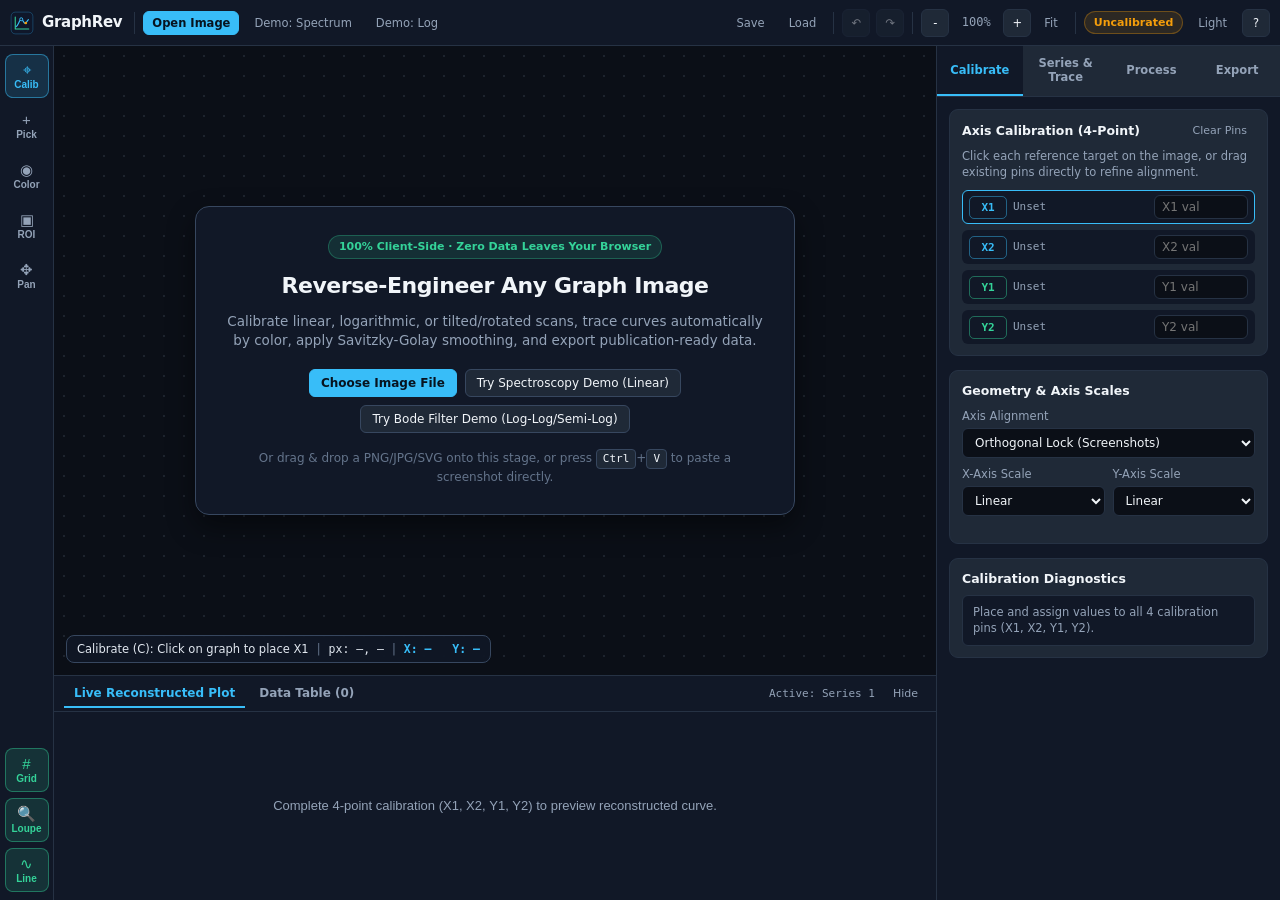
<file: graphreverse/index.html>
<!DOCTYPE html>
<html lang="en" data-theme="dark">
<head>
  <meta charset="UTF-8">
  <meta name="viewport" content="width=device-width, initial-scale=1.0">
  <title>GraphRev — Scientific Graph Reverse Engineering</title>
  <meta name="description" content="100% client-side scientific graph digitizer and reverse-engineering workbench. Calibrate linear, log10, or rotated axes, trace curves automatically, smooth noise, and export clean data.">
  <link rel="icon" type="image/svg+xml" href="./favicon.svg">
  <link rel="stylesheet" href="./css/styles.css">
</head>
<body>
  <div class="app-shell">
    <!-- Top Header Bar -->
    <header class="topbar">
      <div class="topbar-group">
        <div class="brand" title="GraphRev — Client-Side Scientific Graph Digitizer">
          <img src="./favicon.svg" alt="" class="brand-icon" width="24" height="24">
          <span class="brand-name">GraphRev</span>
          <span class="brand-tag">Local Workbench</span>
        </div>

        <div class="divider-v"></div>

        <button id="btnOpenImage" class="btn btn-primary btn-sm" title="Load graph image (PNG, JPG, WebP, SVG)">
          Open Image
        </button>
        <input id="fileImageInput" type="file" accept="image/*" hidden>

        <button id="btnDemoSpec" class="btn btn-ghost btn-sm" title="Load Argon Spectroscopy Linear Demo">
          Demo: Spectrum
        </button>
        <button id="btnDemoBode" class="btn btn-ghost btn-sm" title="Load Semi-Log Bode Filter Demo">
          Demo: Log
        </button>
      </div>

      <div class="topbar-group">
        <button id="btnSaveProject" class="btn btn-ghost btn-sm" title="Download full project (.json)">
          Save
        </button>
        <button id="btnLoadProject" class="btn btn-ghost btn-sm" title="Load saved project (.json)">
          Load
        </button>
        <input id="fileProjectInput" type="file" accept=".json,application/json" hidden>

        <div class="divider-v"></div>

        <button id="btnUndo" class="btn btn-icon btn-sm" title="Undo (Ctrl+Z)" disabled>&#8630;</button>
        <button id="btnRedo" class="btn btn-icon btn-sm" title="Redo (Ctrl+Y)" disabled>&#8631;</button>

        <div class="divider-v"></div>

        <div class="zoom-controls">
          <button id="btnZoomOut" class="btn btn-icon btn-sm" title="Zoom Out">-</button>
          <span id="zoomReadout" class="mono-readout zoom-readout">100%</span>
          <button id="btnZoomIn" class="btn btn-icon btn-sm" title="Zoom In">+</button>
          <button id="btnFitView" class="btn btn-ghost btn-sm" title="Fit image to stage (F)">Fit</button>
        </div>

        <div class="divider-v"></div>

        <span id="calibStatusPill" class="status-pill status-warn">Uncalibrated</span>
        <button id="btnThemeToggle" class="btn btn-ghost btn-sm" title="Switch Dark / Light theme">Light</button>
        <button id="btnHelp" class="btn btn-icon btn-sm" title="Keyboard shortcuts (?)">?</button>
      </div>
    </header>

    <!-- Main 3-Column Workbench -->
    <main class="workbench">
      <!-- Left Tool Rail -->
      <aside class="tool-rail" aria-label="Digitizing Tools">
        <button class="tool-btn active" data-tool="calibrate" id="toolCalibrate" title="Calibrate Axes (C)">
          <span class="tool-glyph">&#8982;</span>
          <span class="tool-label">Calib</span>
        </button>
        <button class="tool-btn" data-tool="pick" id="toolPick" title="Pick Data Points (P)">
          <span class="tool-glyph">+</span>
          <span class="tool-label">Pick</span>
        </button>
        <button class="tool-btn" data-tool="eyedropper" id="toolEyedropper" title="Eyedropper Curve Color (E)">
          <span class="tool-glyph">&#9673;</span>
          <span class="tool-label">Color</span>
        </button>
        <button class="tool-btn" data-tool="roi" id="toolRoi" title="Draw Trace ROI Box (R)">
          <span class="tool-glyph">&#9635;</span>
          <span class="tool-label">ROI</span>
        </button>
        <button class="tool-btn" data-tool="pan" id="toolPan" title="Pan Canvas (H or Hold Space)">
          <span class="tool-glyph">&#10021;</span>
          <span class="tool-label">Pan</span>
        </button>

        <div class="rail-spacer"></div>

        <button class="tool-btn toggle-btn active" id="btnToggleGrid" title="Toggle Calibrated Grid Overlay (G)">
          <span class="tool-glyph">#</span>
          <span class="tool-label">Grid</span>
        </button>
        <button class="tool-btn toggle-btn active" id="btnToggleLoupe" title="Toggle Precision Magnifier Loupe (L)">
          <span class="tool-glyph">&#128269;</span>
          <span class="tool-label">Loupe</span>
        </button>
        <button class="tool-btn toggle-btn active" id="btnToggleConnect" title="Toggle Connecting Lines">
          <span class="tool-glyph">&#8767;</span>
          <span class="tool-label">Line</span>
        </button>
      </aside>

      <!-- Center Canvas + Bottom Drawer -->
      <section class="center-column">
        <div id="canvasStage" class="canvas-stage">
          <canvas id="mainCanvas"></canvas>

          <!-- Empty Landing State -->
          <div id="emptyState" class="empty-state">
            <div class="empty-card">
              <div class="empty-badge">100% Client-Side &middot; Zero Data Leaves Your Browser</div>
              <h1>Reverse-Engineer Any Graph Image</h1>
              <p>
                Calibrate linear, logarithmic, or tilted/rotated scans, trace curves automatically by color,
                apply Savitzky-Golay smoothing, and export publication-ready data.
              </p>
              <div class="empty-actions">
                <button id="btnEmptyUpload" class="btn btn-primary">Choose Image File</button>
                <button id="btnEmptyDemoSpec" class="btn btn-secondary">Try Spectroscopy Demo (Linear)</button>
                <button id="btnEmptyDemoBode" class="btn btn-secondary">Try Bode Filter Demo (Log-Log/Semi-Log)</button>
              </div>
              <div class="empty-hint">
                Or drag &amp; drop a PNG/JPG/SVG onto this stage, or press <kbd>Ctrl</kbd>+<kbd>V</kbd> to paste a screenshot directly.
              </div>
            </div>
          </div>

          <!-- Drag & Drop Active Overlay -->
          <div id="dropOverlay" class="drop-overlay hidden">
            <div class="drop-overlay-box">Drop image to load into GraphRev</div>
          </div>

          <!-- Precision Magnifier Loupe -->
          <div id="loupeCard" class="loupe-card hidden" aria-hidden="true">
            <canvas id="loupeCanvas" width="168" height="168"></canvas>
            <span id="loupeZoomBadge" class="loupe-badge">6&times;</span>
            <div class="loupe-footer">
              <span id="loupeColorChip" class="color-chip"></span>
              <span id="loupePixelText" class="mono-readout">0, 0</span>
            </div>
          </div>

          <!-- Inline Calibration Popover -->
          <div id="calibPopover" class="calib-popover hidden" role="dialog" aria-label="Set calibration value">
            <div class="popover-header">
              <span id="calibPopoverTitle" class="popover-title">Set X1 Real Value</span>
              <span id="calibPopoverHint" class="popover-hint">Press Enter to advance</span>
            </div>
            <div class="popover-row">
              <input id="calibPopoverInput" type="text" class="input mono-readout" placeholder="e.g. 620 or 1e-4" autocomplete="off">
              <button id="calibPopoverConfirm" class="btn btn-primary btn-sm">Set</button>
              <button id="calibPopoverCancel" class="btn btn-ghost btn-sm">Esc</button>
            </div>
            <div id="calibPopoverError" class="popover-error hidden"></div>
          </div>

          <!-- Bottom-Left Live Telemetry HUD -->
          <div id="hudBar" class="hud-bar">
            <span id="hudToolHint" class="hud-item">Select Calib (C) and click X1 on the X-axis</span>
            <span class="hud-sep">|</span>
            <span id="hudPixel" class="hud-item mono-readout">px: &mdash;, &mdash;</span>
            <span class="hud-sep">|</span>
            <span id="hudReal" class="hud-item mono-readout hud-accent">X: &mdash; &nbsp; Y: &mdash;</span>
            <button id="btnAutoCalibDemo" class="btn btn-accent btn-xs hidden" title="Snap exact calibration pins for the loaded demo image">
              Auto-Calibrate Demo
            </button>
          </div>
        </div>

        <!-- Collapsible Bottom Drawer: Reconstructed Plot & Data Table -->
        <section id="bottomDrawer" class="bottom-drawer">
          <div class="drawer-header">
            <div class="drawer-tabs">
              <button id="drawerTabChart" class="drawer-tab active">Live Reconstructed Plot</button>
              <button id="drawerTabTable" class="drawer-tab">Data Table (<span id="tableCountBadge">0</span>)</button>
            </div>
            <div class="drawer-meta">
              <span id="drawerSeriesLabel" class="mono-readout">Active: Series 1</span>
              <button id="btnToggleDrawer" class="btn btn-ghost btn-xs" title="Collapse or expand drawer">Hide</button>
            </div>
          </div>
          <div class="drawer-body">
            <div id="drawerChartPane" class="drawer-pane">
              <canvas id="previewChartCanvas"></canvas>
            </div>
            <div id="drawerTablePane" class="drawer-pane hidden">
              <div class="table-scroll">
                <table class="data-table">
                  <thead>
                    <tr>
                      <th>#</th>
                      <th>Pixel (px, py)</th>
                      <th>X</th>
                      <th>Y (Raw)</th>
                      <th id="thYSmooth" class="hidden">Y (Smoothed)</th>
                      <th>Actions</th>
                    </tr>
                  </thead>
                  <tbody id="dataTableBody"></tbody>
                </table>
              </div>
            </div>
          </div>
        </section>
      </section>

      <!-- Right Tabbed Inspector -->
      <aside class="inspector" aria-label="Inspector">
        <div class="inspector-tabs">
          <button class="insp-tab active" data-tab="calibrate" id="tabBtnCalibrate">Calibrate</button>
          <button class="insp-tab" data-tab="trace" id="tabBtnTrace">Series &amp; Trace</button>
          <button class="insp-tab" data-tab="process" id="tabBtnProcess">Process</button>
          <button class="insp-tab" data-tab="export" id="tabBtnExport">Export</button>
        </div>

        <div class="inspector-body">
          <!-- TAB 1: CALIBRATE -->
          <div class="insp-pane active" id="paneCalibrate">
            <div class="panel-section">
              <div class="section-header">
                <h3>Axis Calibration (4-Point)</h3>
                <button id="btnClearPins" class="btn btn-ghost btn-xs">Clear Pins</button>
              </div>
              <p class="help-text">
                Click each reference target on the image, or drag existing pins directly to refine alignment.
              </p>

              <div class="pin-list" id="pinList">
                <!-- Populated & synced by app.js -->
                <div class="pin-row" data-pin="x1">
                  <button class="pin-select-btn pin-x" data-select-pin="x1">X1</button>
                  <span class="pin-coords mono-readout" id="pinCoords-x1">Unset</span>
                  <input type="text" class="input input-sm mono-readout pin-val-input" data-pin-input="x1" placeholder="X1 val">
                </div>
                <div class="pin-row" data-pin="x2">
                  <button class="pin-select-btn pin-x" data-select-pin="x2">X2</button>
                  <span class="pin-coords mono-readout" id="pinCoords-x2">Unset</span>
                  <input type="text" class="input input-sm mono-readout pin-val-input" data-pin-input="x2" placeholder="X2 val">
                </div>
                <div class="pin-row" data-pin="y1">
                  <button class="pin-select-btn pin-y" data-select-pin="y1">Y1</button>
                  <span class="pin-coords mono-readout" id="pinCoords-y1">Unset</span>
                  <input type="text" class="input input-sm mono-readout pin-val-input" data-pin-input="y1" placeholder="Y1 val">
                </div>
                <div class="pin-row" data-pin="y2">
                  <button class="pin-select-btn pin-y" data-select-pin="y2">Y2</button>
                  <span class="pin-coords mono-readout" id="pinCoords-y2">Unset</span>
                  <input type="text" class="input input-sm mono-readout pin-val-input" data-pin-input="y2" placeholder="Y2 val">
                </div>
              </div>

              <button id="btnAutoCalibDemoPanel" class="btn btn-secondary btn-block hidden" style="margin-top: 10px;">
                Auto-Calibrate Loaded Demo
              </button>
            </div>

            <div class="panel-section">
              <h3>Geometry &amp; Axis Scales</h3>
              <div class="form-row">
                <label for="calibModeSelect">Axis Alignment</label>
                <select id="calibModeSelect" class="input">
                  <option value="orthogonal">Orthogonal Lock (Screenshots)</option>
                  <option value="skewed">Skewed / Rotated (Scanned Photos)</option>
                </select>
              </div>
              <div class="form-grid-2">
                <div class="form-row">
                  <label for="xScaleSelect">X-Axis Scale</label>
                  <select id="xScaleSelect" class="input">
                    <option value="linear">Linear</option>
                    <option value="log10">Log10</option>
                  </select>
                </div>
                <div class="form-row">
                  <label for="yScaleSelect">Y-Axis Scale</label>
                  <select id="yScaleSelect" class="input">
                    <option value="linear">Linear</option>
                    <option value="log10">Log10</option>
                  </select>
                </div>
              </div>
            </div>

            <div class="panel-section">
              <h3>Calibration Diagnostics</h3>
              <div id="calibDiagnostics" class="diag-box">
                Place all 4 pins to compute basis vectors and virtual origin.
              </div>
            </div>
          </div>

          <!-- TAB 2: SERIES & AUTO-TRACE -->
          <div class="insp-pane" id="paneTrace">
            <div class="panel-section">
              <div class="section-header">
                <h3>Data Series</h3>
                <button id="btnAddSeries" class="btn btn-primary btn-xs">+ Add Series</button>
              </div>
              <div id="seriesList" class="series-list"></div>
            </div>

            <div class="panel-section">
              <h3>Manual Picking Assist</h3>
              <label class="checkbox-row">
                <input type="checkbox" id="chkSnapToColor">
                <span>Snap manual clicks to nearest curve color</span>
              </label>
              <div class="form-row compact-row">
                <label for="snapRadiusSlider">Snap Radius: <strong id="snapRadiusVal" class="mono-readout">10 px</strong></label>
                <input type="range" id="snapRadiusSlider" min="3" max="24" step="1" value="10">
              </div>
            </div>

            <div class="panel-section">
              <div class="section-header">
                <h3>Color Auto-Tracer</h3>
                <button id="btnPickColorTool" class="btn btn-ghost btn-xs" title="Sample color from graph (E)">Eyedropper (E)</button>
              </div>

              <div class="color-picker-row">
                <input type="color" id="tracerColorInput" value="#1d4ed8" title="Target curve color">
                <span id="tracerColorHex" class="mono-readout">#1d4ed8</span>
                <span class="help-inline">Click curve with Eyedropper</span>
              </div>

              <div class="form-row">
                <label for="tracerTolerance">Color Tolerance: <strong id="tracerToleranceVal" class="mono-readout">42</strong></label>
                <input type="range" id="tracerTolerance" min="5" max="150" step="1" value="42">
              </div>

              <div class="form-row">
                <label for="tracerStep">X Sample Step: <strong id="tracerStepVal" class="mono-readout">6 px</strong></label>
                <input type="range" id="tracerStep" min="1" max="30" step="1" value="6">
              </div>

              <div class="form-row">
                <label for="tracerMode">Tracing Algorithm</label>
                <select id="tracerMode" class="input">
                  <option value="tracked">Tracked Continuity (Rejects Legend)</option>
                  <option value="centroid">Column Weighted Centroid</option>
                  <option value="top">Top Edge</option>
                  <option value="bottom">Bottom Edge</option>
                </select>
              </div>

              <div class="roi-row">
                <span id="roiStatusText" class="mono-readout">ROI: Full Image</span>
                <div class="roi-btns">
                  <button id="btnDrawRoi" class="btn btn-ghost btn-xs">Draw ROI (R)</button>
                  <button id="btnClearRoi" class="btn btn-ghost btn-xs">Clear</button>
                </div>
              </div>

              <div class="trace-actions">
                <button id="btnPreviewTrace" class="btn btn-secondary btn-sm">Preview Trace</button>
                <button id="btnClearTracePreview" class="btn btn-ghost btn-sm">Clear Preview</button>
              </div>
              <div class="trace-actions" style="margin-top: 6px;">
                <button id="btnApplyReplace" class="btn btn-primary btn-sm">Apply (Replace)</button>
                <button id="btnApplyAppend" class="btn btn-ghost btn-sm">Apply (Append)</button>
              </div>
            </div>
          </div>

          <!-- TAB 3: PROCESS & VIEW -->
          <div class="insp-pane" id="paneProcess">
            <div class="panel-section">
              <h3>Curve Post-Processing</h3>
              <label class="checkbox-row">
                <input type="checkbox" id="chkSortByX" checked>
                <span>Sort points by X ascending (uncheck for loops)</span>
              </label>

              <div class="form-row" style="margin-top: 10px;">
                <label for="smoothMethod">Noise Smoothing</label>
                <select id="smoothMethod" class="input">
                  <option value="none">None (Raw Data)</option>
                  <option value="moving_avg">Centered Moving Average</option>
                  <option value="savitzky_golay">Savitzky-Golay (Degree 2)</option>
                </select>
              </div>

              <div class="form-row" id="smoothWindowRow">
                <label for="smoothWindow">Window Size (Points)</label>
                <select id="smoothWindow" class="input">
                  <option value="5">5 points</option>
                  <option value="7" selected>7 points</option>
                  <option value="9">9 points</option>
                  <option value="11">11 points</option>
                  <option value="15">15 points</option>
                  <option value="21">21 points</option>
                </select>
              </div>
            </div>

            <div class="panel-section">
              <h3>Active Series Summary Stats</h3>
              <div id="statsGrid" class="stats-grid">
                <div class="stat-cell"><span>Points</span><strong id="statCount">0</strong></div>
                <div class="stat-cell"><span>Area (Trapz)</span><strong id="statArea">&mdash;</strong></div>
                <div class="stat-cell"><span>X Range</span><strong id="statXRange">&mdash;</strong></div>
                <div class="stat-cell"><span>Y Range</span><strong id="statYRange">&mdash;</strong></div>
                <div class="stat-cell"><span>Peak X</span><strong id="statPeakX">&mdash;</strong></div>
                <div class="stat-cell"><span>Peak Y</span><strong id="statPeakY">&mdash;</strong></div>
              </div>
            </div>

            <div class="panel-section">
              <div class="section-header">
                <h3>Image &amp; Loupe View</h3>
                <button id="btnResetView" class="btn btn-ghost btn-xs">Reset View</button>
              </div>

              <div class="form-row">
                <label for="viewBrightness">Brightness: <strong id="viewBrightnessVal" class="mono-readout">100%</strong></label>
                <input type="range" id="viewBrightness" min="50" max="180" value="100">
              </div>
              <div class="form-row">
                <label for="viewContrast">Contrast: <strong id="viewContrastVal" class="mono-readout">100%</strong></label>
                <input type="range" id="viewContrast" min="50" max="180" value="100">
              </div>
              <div class="form-row">
                <label for="viewOpacity">Image Opacity: <strong id="viewOpacityVal" class="mono-readout">100%</strong></label>
                <input type="range" id="viewOpacity" min="15" max="100" value="100">
              </div>
              <div class="form-row">
                <label for="loupeZoomSlider">Loupe Magnification: <strong id="loupeZoomVal" class="mono-readout">6&times;</strong></label>
                <input type="range" id="loupeZoomSlider" min="3" max="12" step="1" value="6">
              </div>
              <label class="checkbox-row">
                <input type="checkbox" id="chkInvertImage">
                <span>Invert image colors (overlays stay crisp)</span>
              </label>
            </div>
          </div>

          <!-- TAB 4: EXPORT -->
          <div class="insp-pane" id="paneExport">
            <div class="panel-section">
              <h3>Export Options</h3>
              <div class="form-grid-2">
                <div class="form-row">
                  <label for="exportScope">Series Scope</label>
                  <select id="exportScope" class="input">
                    <option value="active">Active Series</option>
                    <option value="all">All Visible Series</option>
                  </select>
                </div>
                <div class="form-row">
                  <label for="exportFormat">Format</label>
                  <select id="exportFormat" class="input">
                    <option value="tsv">TSV (.txt)</option>
                    <option value="csv">CSV (.csv)</option>
                    <option value="json">JSON (.json)</option>
                    <option value="python">Python / NumPy (.py)</option>
                    <option value="matlab">MATLAB (.m)</option>
                  </select>
                </div>
              </div>

              <div class="form-row">
                <label for="exportPrecision">Decimal Precision: <strong id="exportPrecisionVal" class="mono-readout">6</strong></label>
                <input type="range" id="exportPrecision" min="2" max="10" step="1" value="6">
              </div>

              <label class="checkbox-row">
                <input type="checkbox" id="chkExportHeader" checked>
                <span>Include column headers</span>
              </label>
              <label class="checkbox-row">
                <input type="checkbox" id="chkExportSmoothed" checked>
                <span>Include Y_smoothed column when smoothing is active</span>
              </label>
            </div>

            <div class="panel-section export-preview-section">
              <div class="section-header">
                <h3>Output Preview</h3>
                <span id="exportMetaCount" class="mono-readout">0 rows</span>
              </div>
              <textarea id="exportPreview" class="export-textarea mono-readout" readonly spellcheck="false"></textarea>
              <div class="export-actions">
                <button id="btnCopyExport" class="btn btn-secondary">Copy to Clipboard</button>
                <button id="btnDownloadExport" class="btn btn-primary">Download File</button>
              </div>
            </div>

            <div class="panel-section">
              <button id="btnResetSession" class="btn btn-danger-ghost btn-block btn-sm">
                Reset Entire Workspace
              </button>
            </div>
          </div>
        </div>
      </aside>
    </main>
  </div>

  <!-- Keyboard Shortcuts Modal -->
  <div id="helpModal" class="modal-backdrop hidden" role="dialog" aria-modal="true" aria-labelledby="helpModalTitle">
    <div class="modal-card">
      <div class="modal-header">
        <h2 id="helpModalTitle">Keyboard Shortcuts &amp; Workflow</h2>
        <button id="btnCloseHelp" class="btn btn-icon btn-sm">&times;</button>
      </div>
      <div class="modal-body">
        <div class="shortcut-grid">
          <div><kbd>C</kbd> Calibrate tool</div>
          <div><kbd>P</kbd> Pick points tool</div>
          <div><kbd>E</kbd> Eyedropper tool</div>
          <div><kbd>R</kbd> ROI rectangle tool</div>
          <div><kbd>H</kbd> / Hold <kbd>Space</kbd> Pan canvas</div>
          <div><kbd>F</kbd> Fit image to view</div>
          <div><kbd>G</kbd> Toggle calibrated grid</div>
          <div><kbd>L</kbd> Toggle magnifier loupe</div>
          <div><kbd>Scroll</kbd> Zoom toward cursor</div>
          <div><kbd>Right-Click</kbd> Delete nearest point</div>
          <div><kbd>Arrow Keys</kbd> Nudge selected pin/point (1 px)</div>
          <div><kbd>Shift</kbd>+<kbd>Arrow</kbd> Fine nudge (0.25 px)</div>
          <div><kbd>Del</kbd> / <kbd>Backspace</kbd> Remove selected</div>
          <div><kbd>Ctrl</kbd>+<kbd>Z</kbd> / <kbd>Ctrl</kbd>+<kbd>Y</kbd> Undo / Redo</div>
          <div><kbd>Ctrl</kbd>+<kbd>V</kbd> Paste screenshot image</div>
          <div><kbd>?</kbd> Show / close this reference</div>
        </div>
      </div>
    </div>
  </div>

  <!-- Toast Notifications -->
  <div id="toastContainer" class="toast-container" aria-live="polite"></div>

  <script defer src="./js/math.js"></script>
  <script defer src="./js/tracer.js"></script>
  <script defer src="./js/state.js"></script>
  <script defer src="./js/demo.js"></script>
  <script defer src="./js/export.js"></script>
  <script defer src="./js/canvas.js"></script>
  <script defer src="./js/chart.js"></script>
  <script defer src="./js/app.js"></script>
</body>
</html>
</file>
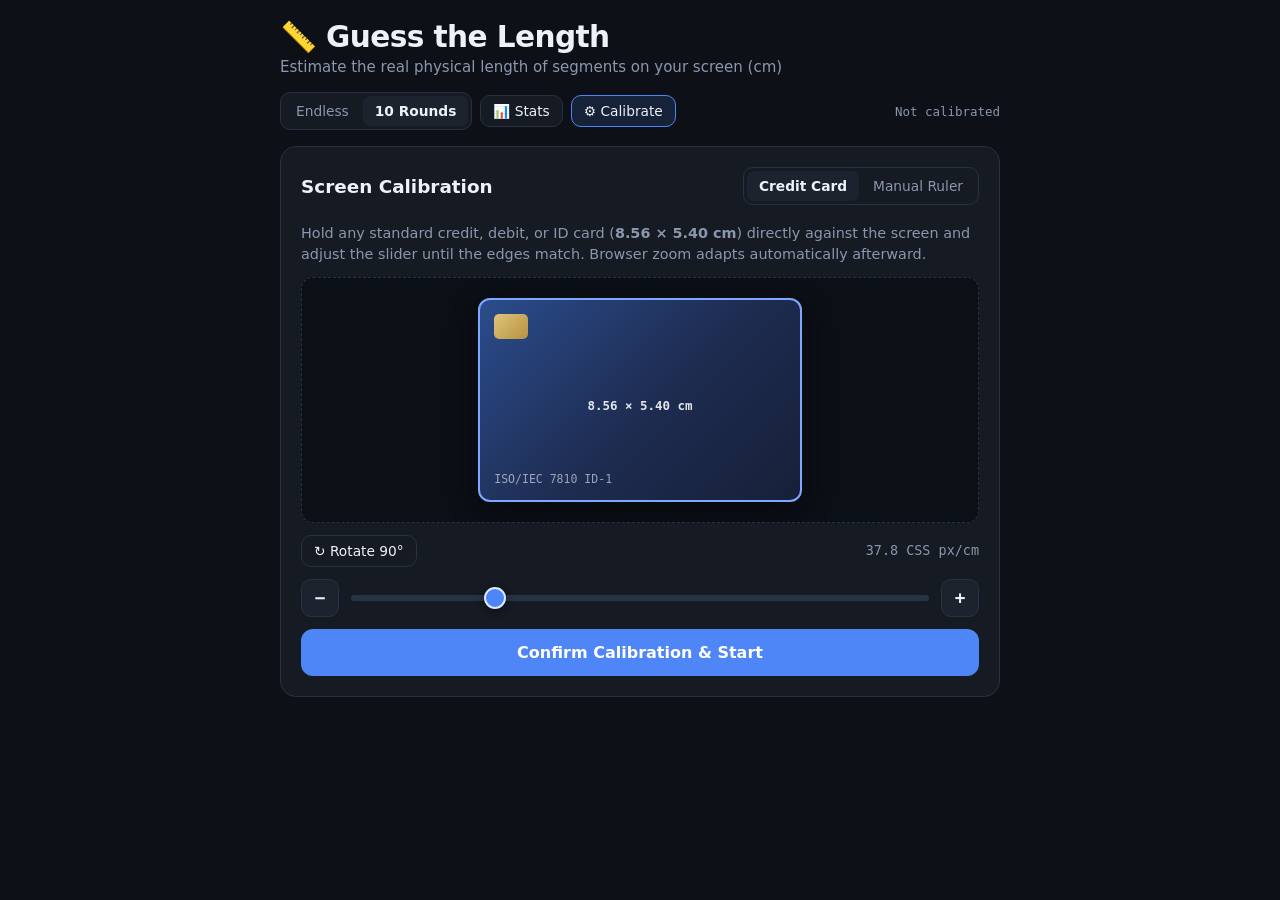
<file: guess_length/index.html>
<!DOCTYPE html>
<html lang="en">
<head>
  <meta charset="UTF-8" />
  <meta name="viewport" content="width=device-width, initial-scale=1.0" />
  <title>Guess the Length</title>
  <style>
    :root {
      --bg: #0d1117;
      --surface: #151a23;
      --surface-2: #1c222e;
      --border: #283142;
      --text: #eef2f8;
      --muted: #8b97ad;
      --accent: #4f86f7;
      --accent-hover: #6495ff;
      --green: #34d399;
      --amber: #fbbf24;
      --red: #f87171;
      --mono: ui-monospace, SFMono-Regular, Menlo, Monaco, Consolas, monospace;
      --sans: system-ui, -apple-system, BlinkMacSystemFont, "Segoe UI", Roboto, sans-serif;
    }

    * { box-sizing: border-box; }

    body {
      margin: 0;
      min-height: 100dvh;
      background: var(--bg);
      color: var(--text);
      font-family: var(--sans);
      display: flex;
      justify-content: center;
      padding: 20px 14px 36px;
      -webkit-font-smoothing: antialiased;
    }

    .app {
      width: 100%;
      max-width: 720px;
      display: flex;
      flex-direction: column;
      gap: 16px;
    }

    header h1 {
      margin: 0;
      font-size: clamp(1.45rem, 4vw, 1.85rem);
      display: flex;
      align-items: center;
      gap: 10px;
      letter-spacing: -0.02em;
    }

    header p {
      margin: 4px 0 0;
      color: var(--muted);
      font-size: 0.94rem;
    }

    .toolbar {
      display: flex;
      flex-wrap: wrap;
      align-items: center;
      gap: 8px;
    }

    .segmented {
      display: inline-flex;
      background: var(--surface);
      border: 1px solid var(--border);
      border-radius: 10px;
      padding: 3px;
      gap: 2px;
    }

    .segmented button,
    .pill-btn {
      background: transparent;
      color: var(--muted);
      border: none;
      border-radius: 7px;
      padding: 7px 12px;
      font: 500 0.86rem var(--sans);
      cursor: pointer;
      touch-action: manipulation;
      transition: background 0.15s, color 0.15s, border-color 0.15s;
    }

    .segmented button.active {
      background: var(--surface-2);
      color: var(--text);
      font-weight: 600;
    }

    .pill-btn {
      background: var(--surface);
      border: 1px solid var(--border);
      border-radius: 10px;
      color: var(--text);
    }

    .pill-btn:hover { border-color: #3d4b63; }
    .pill-btn.active {
      border-color: var(--accent);
      background: rgba(79, 134, 247, 0.14);
    }

    .pill-btn.danger {
      color: var(--red);
      border-color: rgba(248, 113, 113, 0.35);
    }
    .pill-btn.danger:hover {
      border-color: var(--red);
      background: rgba(248, 113, 113, 0.1);
    }

    .cal-status {
      margin-left: auto;
      font: 0.78rem var(--mono);
      color: var(--muted);
    }

    .card {
      background: var(--surface);
      border: 1px solid var(--border);
      border-radius: 16px;
      overflow: hidden;
    }

    .hidden { display: none !important; }

    /* Shared Panel */
    .panel {
      padding: 20px;
      display: flex;
      flex-direction: column;
      gap: 18px;
    }

    .panel-header {
      display: flex;
      flex-wrap: wrap;
      justify-content: space-between;
      align-items: center;
      gap: 12px;
    }

    .panel-header h2 {
      margin: 0;
      font-size: 1.15rem;
    }

    .desc {
      margin: 0;
      color: var(--muted);
      font-size: 0.9rem;
      line-height: 1.45;
    }

    /* Calibration View */
    .cal-stage {
      background: #0b0f16;
      border: 1px dashed var(--border);
      border-radius: 12px;
      min-height: 220px;
      padding: 20px 12px;
      display: flex;
      flex-direction: column;
      align-items: center;
      justify-content: center;
      gap: 14px;
      overflow-x: auto;
    }

    .credit-card {
      background: linear-gradient(135deg, #2b4c8c 0%, #1d2b4f 55%, #162038 100%);
      border: 2px solid #7ca8ff;
      border-radius: 12px;
      position: relative;
      box-shadow: 0 10px 28px rgba(0, 0, 0, 0.45);
      display: flex;
      flex-direction: column;
      justify-content: space-between;
      padding: 14px;
      flex-shrink: 0;
      user-select: none;
    }

    .card-chip {
      width: 34px;
      height: 25px;
      border-radius: 5px;
      background: linear-gradient(135deg, #f3d27a, #c79a3b);
      opacity: 0.9;
    }

    .card-dims {
      font: 600 0.78rem var(--mono);
      color: rgba(255, 255, 255, 0.88);
      text-align: center;
    }

    .card-note {
      font-size: 0.8rem;
      color: var(--amber);
      text-align: center;
      display: none;
    }

    .card-note.show { display: block; }

    .cal-controls {
      display: flex;
      flex-direction: column;
      gap: 12px;
    }

    .cal-subrow {
      display: flex;
      flex-wrap: wrap;
      align-items: center;
      justify-content: space-between;
      gap: 10px;
    }

    .slider-row {
      display: flex;
      align-items: center;
      gap: 10px;
    }

    .step-btn {
      width: 38px;
      height: 38px;
      border-radius: 10px;
      border: 1px solid var(--border);
      background: var(--surface-2);
      color: var(--text);
      font: 600 1.1rem var(--mono);
      cursor: pointer;
      flex-shrink: 0;
      touch-action: manipulation;
    }

    .step-btn:hover { border-color: var(--accent); }

    input[type="range"] {
      -webkit-appearance: none;
      appearance: none;
      width: 100%;
      height: 6px;
      border-radius: 999px;
      background: #283245;
      outline: none;
      cursor: pointer;
    }

    input[type="range"]::-webkit-slider-thumb {
      -webkit-appearance: none;
      width: 22px;
      height: 22px;
      border-radius: 50%;
      background: var(--accent);
      border: 2px solid #dbe8ff;
      box-shadow: 0 2px 8px rgba(0, 0, 0, 0.4);
    }

    input[type="range"]::-moz-range-thumb {
      width: 22px;
      height: 22px;
      border-radius: 50%;
      background: var(--accent);
      border: 2px solid #dbe8ff;
    }

    .ruler-bar-wrap {
      display: flex;
      flex-direction: column;
      align-items: center;
      gap: 10px;
      width: 100%;
    }

    .ruler-input-row {
      display: flex;
      flex-wrap: wrap;
      align-items: center;
      justify-content: center;
      gap: 10px;
    }

    .error-text {
      color: var(--red);
      font-size: 0.84rem;
      text-align: center;
      min-height: 1.1em;
    }

    .num-input {
      width: 112px;
      background: var(--surface-2);
      border: 1px solid var(--border);
      border-radius: 10px;
      padding: 10px 12px;
      color: var(--text);
      font: 700 1.35rem var(--mono);
      text-align: center;
      outline: none;
    }

    .num-input:focus { border-color: var(--accent); }

    .primary-btn {
      width: 100%;
      border: none;
      border-radius: 12px;
      padding: 14px 18px;
      background: var(--accent);
      color: #fff;
      font: 700 1rem var(--sans);
      cursor: pointer;
      touch-action: manipulation;
      transition: background 0.15s, transform 0.05s;
    }

    .primary-btn:hover { background: var(--accent-hover); }
    .primary-btn:active { transform: scale(0.99); }
    .primary-btn:disabled { opacity: 0.45; cursor: not-allowed; }

    /* Game View */
    .stage-wrap {
      position: relative;
      background: #0b0f16;
      height: clamp(270px, 44vh, 410px);
      width: 100%;
      border-bottom: 1px solid var(--border);
      user-select: none;
    }

    .round-badge {
      position: absolute;
      top: 14px;
      left: 14px;
      background: rgba(21, 26, 35, 0.88);
      border: 1px solid var(--border);
      color: var(--text);
      font: 600 0.82rem var(--sans);
      padding: 6px 12px;
      border-radius: 999px;
      z-index: 2;
      pointer-events: none;
    }

    .score-badge {
      position: absolute;
      top: 14px;
      right: 14px;
      background: rgba(21, 26, 35, 0.88);
      border: 1px solid var(--border);
      color: var(--muted);
      font: 600 0.82rem var(--mono);
      padding: 6px 12px;
      border-radius: 999px;
      z-index: 2;
      pointer-events: none;
    }

    #stageSvg {
      width: 100%;
      height: 100%;
      display: block;
    }

    .controls-panel {
      padding: 18px 20px 20px;
      display: flex;
      flex-direction: column;
      gap: 16px;
    }

    .input-meta-row {
      display: flex;
      align-items: center;
      justify-content: space-between;
      gap: 12px;
      flex-wrap: wrap;
    }

    .guess-group {
      display: flex;
      align-items: baseline;
      gap: 8px;
    }

    .unit-label {
      color: var(--muted);
      font-size: 1rem;
      font-weight: 500;
    }

    .secondary-readout {
      font: 0.84rem var(--mono);
      color: var(--muted);
    }

    .slider-ticks {
      display: flex;
      justify-content: space-between;
      font: 0.76rem var(--mono);
      color: var(--muted);
      margin-top: -8px;
    }

    .result-strip {
      display: none;
      background: var(--surface-2);
      border: 1px solid var(--border);
      border-radius: 12px;
      padding: 12px 14px;
      gap: 10px;
      justify-content: space-between;
      align-items: center;
      flex-wrap: wrap;
    }

    .result-strip.show { display: flex; }

    .result-main {
      font-size: 0.94rem;
      line-height: 1.4;
    }

    .result-main strong { font-family: var(--mono); }

    .result-pts {
      font: 700 1.05rem var(--mono);
      color: var(--green);
    }

    .legend {
      display: flex;
      gap: 14px;
      font-size: 0.78rem;
      color: var(--muted);
      margin-top: 2px;
    }

    .legend span {
      display: inline-flex;
      align-items: center;
      gap: 6px;
    }

    .dot {
      width: 9px;
      height: 9px;
      border-radius: 50%;
      display: inline-block;
    }

    /* Summary View */
    .summary-panel {
      padding: 28px 20px 24px;
      text-align: center;
      display: flex;
      flex-direction: column;
      gap: 20px;
    }

    .summary-kicker {
      font-size: 0.92rem;
      font-weight: 600;
      color: var(--text);
    }

    .summary-score {
      font: 700 clamp(2.1rem, 8vw, 3.1rem) var(--mono);
      color: var(--accent);
      letter-spacing: -0.02em;
      margin: -6px 0;
    }

    .summary-rank {
      color: var(--muted);
      font-size: 1rem;
      margin: 0;
    }

    .stats-grid {
      display: grid;
      grid-template-columns: repeat(3, 1fr);
      gap: 10px;
    }

    .stats-grid.four {
      grid-template-columns: repeat(4, 1fr);
    }

    .stat-box {
      background: var(--surface-2);
      border: 1px solid var(--border);
      border-radius: 12px;
      padding: 13px 10px;
      text-align: center;
    }

    .stat-val {
      font: 700 1.1rem var(--mono);
      color: var(--text);
    }

    .stat-sub {
      font: 0.72rem var(--mono);
      color: var(--muted);
      margin-top: 2px;
    }

    .stat-lbl {
      font-size: 0.76rem;
      color: var(--muted);
      margin-top: 4px;
    }

    .history-list {
      text-align: left;
      border-top: 1px solid var(--border);
      padding-top: 14px;
      display: flex;
      flex-direction: column;
      gap: 6px;
      max-height: 220px;
      overflow-y: auto;
      font: 0.82rem var(--mono);
    }

    .history-row {
      display: grid;
      grid-template-columns: 36px 1fr 1fr 72px;
      gap: 8px;
      padding: 6px 8px;
      border-radius: 8px;
      background: rgba(255, 255, 255, 0.02);
      color: var(--muted);
    }

    .history-row span:last-child {
      text-align: right;
      color: var(--text);
    }

    .btn-row {
      display: flex;
      gap: 10px;
    }

    /* Statistics Dashboard */
    .section-title {
      margin: 0 0 8px;
      font-size: 0.82rem;
      text-transform: uppercase;
      letter-spacing: 0.06em;
      color: var(--muted);
    }

    .breakdown-grid {
      display: grid;
      grid-template-columns: 1fr 1fr;
      gap: 12px;
    }

    .breakdown-card {
      background: var(--surface-2);
      border: 1px solid var(--border);
      border-radius: 12px;
      padding: 14px;
      display: flex;
      flex-direction: column;
      gap: 10px;
    }

    .breakdown-row {
      display: flex;
      flex-direction: column;
      gap: 4px;
    }

    .breakdown-top {
      display: flex;
      justify-content: space-between;
      align-items: baseline;
      font-size: 0.84rem;
    }

    .breakdown-meta {
      font: 0.76rem var(--mono);
      color: var(--muted);
    }

    .bar-track {
      height: 6px;
      border-radius: 999px;
      background: #273042;
      overflow: hidden;
    }

    .bar-fill {
      height: 100%;
      border-radius: 999px;
      background: var(--accent);
      transition: width 0.25s ease;
    }

    .chart-box {
      background: #0b0f16;
      border: 1px solid var(--border);
      border-radius: 12px;
      padding: 12px 12px 8px;
    }

    .chart-header {
      display: flex;
      justify-content: space-between;
      align-items: center;
      margin-bottom: 8px;
      font-size: 0.8rem;
      color: var(--muted);
    }

    #trendSvg {
      width: 100%;
      height: 110px;
      display: block;
    }

    .empty-stats {
      text-align: center;
      padding: 28px 12px;
      color: var(--muted);
      font-size: 0.94rem;
    }

    .runs-list {
      display: flex;
      flex-direction: column;
      gap: 6px;
      font: 0.8rem var(--mono);
    }

    .run-row {
      display: flex;
      justify-content: space-between;
      gap: 8px;
      padding: 7px 10px;
      border-radius: 8px;
      background: var(--surface-2);
      border: 1px solid var(--border);
      color: var(--muted);
    }

    .run-row strong { color: var(--text); }

    .stats-footer {
      display: flex;
      justify-content: space-between;
      align-items: center;
      flex-wrap: wrap;
      gap: 10px;
      padding-top: 6px;
      border-top: 1px solid var(--border);
    }

    @media (max-width: 560px) {
      .cal-status { width: 100%; margin-left: 0; }
      .stats-grid, .stats-grid.four { grid-template-columns: repeat(2, 1fr); }
      .breakdown-grid { grid-template-columns: 1fr; }
      .controls-panel, .panel { padding: 16px; }
    }
  </style>
</head>
<body>
  <div class="app">
    <header>
      <h1>📏 Guess the Length</h1>
      <p>Estimate the real physical length of segments on your screen (cm)</p>
    </header>

    <div class="toolbar">
      <div class="segmented" role="group" aria-label="Game Mode">
        <button id="modeEndless" type="button">Endless</button>
        <button id="mode10" type="button" class="active">10 Rounds</button>
      </div>
      <button id="statsBtn" class="pill-btn" type="button">📊 Stats</button>
      <button id="recalBtn" class="pill-btn" type="button">⚙️ Calibrate</button>
      <span id="calStatus" class="cal-status">Not calibrated</span>
    </div>

    <!-- CALIBRATION CARD -->
    <section id="calView" class="card">
      <div class="panel">
        <div class="panel-header">
          <h2>Screen Calibration</h2>
          <div class="segmented" role="group" aria-label="Calibration Method">
            <button id="tabCard" type="button" class="active">Credit Card</button>
            <button id="tabRuler" type="button">Manual Ruler</button>
          </div>
        </div>

        <!-- Option 1: Credit Card -->
        <div id="cardCalMode" class="cal-controls">
          <p class="desc">
            Hold any standard credit, debit, or ID card (<strong>8.56 × 5.40 cm</strong>) directly against the screen and adjust the slider until the edges match. Browser zoom adapts automatically afterward.
          </p>

          <div id="cardStage" class="cal-stage">
            <div id="creditCardEl" class="credit-card">
              <div class="card-chip"></div>
              <div id="cardDimsLabel" class="card-dims">8.56 × 5.40 cm</div>
              <div style="font: 0.72rem var(--mono); opacity: 0.6;">ISO/IEC 7810 ID-1</div>
            </div>
            <div id="cardOverflowNote" class="card-note">
              Card is wider than this box—tap <strong>Rotate 90°</strong> for portrait screens.
            </div>
          </div>

          <div class="cal-subrow">
            <button id="rotateCardBtn" class="pill-btn" type="button">↻ Rotate 90°</button>
            <span id="cardScaleReadout" class="secondary-readout">37.8 px/cm</span>
          </div>

          <div class="slider-row">
            <button id="cardMinusBtn" class="step-btn" type="button" aria-label="Decrease size">−</button>
            <input id="cardSlider" type="range" min="12" max="120" step="0.1" value="37.8" />
            <button id="cardPlusBtn" class="step-btn" type="button" aria-label="Increase size">+</button>
          </div>

          <button id="saveCardCalBtn" class="primary-btn" type="button">Confirm Calibration & Start</button>
        </div>

        <!-- Option 2: Manual Ruler -->
        <div id="rulerCalMode" class="cal-controls hidden">
          <p class="desc">
            Measure the blue line below from end-cap to end-cap using a physical ruler, then enter its exact length. Browser zoom adapts automatically afterward.
          </p>

          <div id="rulerStage" class="cal-stage">
            <div class="ruler-bar-wrap">
              <svg id="rulerSvg" height="72" aria-label="Calibration line"></svg>
              <span id="rulerPxLabel" class="secondary-readout"></span>
            </div>
          </div>

          <div class="ruler-input-row">
            <input id="rulerInput" class="num-input" type="text" inputmode="decimal" autocomplete="off" placeholder="0.0" />
            <div class="segmented" role="group" aria-label="Ruler Unit">
              <button id="unitCmBtn" type="button" class="active">cm</button>
              <button id="unitInBtn" type="button">in</button>
            </div>
          </div>
          <div id="rulerError" class="error-text"></div>

          <button id="saveRulerCalBtn" class="primary-btn" type="button">Confirm Calibration & Start</button>
        </div>
      </div>
    </section>

    <!-- GAME CARD -->
    <section id="gameView" class="card hidden">
      <div class="stage-wrap">
        <div id="roundBadge" class="round-badge">Round 1 / 10</div>
        <div id="scoreBadge" class="score-badge">0 pts</div>
        <svg id="stageSvg"></svg>
      </div>

      <div class="controls-panel">
        <div class="input-meta-row">
          <div class="guess-group">
            <input id="guessInput" class="num-input" type="text" inputmode="decimal" autocomplete="off" value="5.0" />
            <span class="unit-label">cm</span>
          </div>
          <div id="secondaryReadout" class="secondary-readout">50 mm · 1.97 in</div>
        </div>

        <input id="guessSlider" type="range" min="0.5" max="15" step="0.1" value="5.0" />
        <div id="sliderTicks" class="slider-ticks"></div>

        <div id="resultStrip" class="result-strip">
          <div>
            <div id="resultMain" class="result-main"></div>
            <div class="legend">
              <span><i class="dot" style="background: var(--green)"></i>Actual</span>
              <span><i class="dot" style="background: var(--accent)"></i>Your guess</span>
            </div>
          </div>
          <div id="resultPts" class="result-pts">+0</div>
        </div>

        <button id="actionBtn" class="primary-btn" type="button">Submit Guess</button>
      </div>
    </section>

    <!-- SUMMARY CARD -->
    <section id="summaryView" class="card hidden">
      <div class="summary-panel">
        <div class="summary-kicker">10-Round Challenge Complete</div>
        <div id="finalScore" class="summary-score">0 / 10,000</div>
        <p id="finalRank" class="summary-rank"></p>

        <div class="stats-grid">
          <div class="stat-box">
            <div id="statMeanErr" class="stat-val">0.00 cm</div>
            <div class="stat-lbl">Mean Error</div>
          </div>
          <div class="stat-box">
            <div id="statClosest" class="stat-val">±0.0 cm</div>
            <div class="stat-lbl">Closest Guess</div>
          </div>
          <div class="stat-box">
            <div id="statBias" class="stat-val">+0.00 cm</div>
            <div class="stat-lbl">Avg Bias</div>
          </div>
        </div>

        <div id="historyList" class="history-list"></div>

        <div class="btn-row">
          <button id="playAgainBtn" class="primary-btn" type="button">Play Again</button>
        </div>
      </div>
    </section>

    <!-- STATISTICS CARD -->
    <section id="statsView" class="card hidden">
      <div class="panel">
        <div class="panel-header">
          <h2>Your Accuracy Statistics</h2>
          <button id="closeStatsBtn" class="pill-btn" type="button">← Back to Game</button>
        </div>

        <div id="statsEmpty" class="empty-stats hidden">
          No guesses recorded yet. Play a few rounds to unlock your accuracy breakdown and trend chart!
        </div>

        <div id="statsContent" class="cal-controls">
          <div class="stats-grid four">
            <div class="stat-box">
              <div id="stTotal" class="stat-val">0</div>
              <div id="stGames" class="stat-sub">0 runs</div>
              <div class="stat-lbl">Guesses</div>
            </div>
            <div class="stat-box">
              <div id="stBest" class="stat-val">—</div>
              <div id="stAvgRun" class="stat-sub">Avg: —</div>
              <div class="stat-lbl">Best 10-Rd</div>
            </div>
            <div class="stat-box">
              <div id="stMeanErr" class="stat-val">0.00 cm</div>
              <div id="stPctErr" class="stat-sub">0.0% rel</div>
              <div class="stat-lbl">Mean Error</div>
            </div>
            <div class="stat-box">
              <div id="stBias" class="stat-val">+0.00 cm</div>
              <div id="stBiasNote" class="stat-sub">balanced</div>
              <div class="stat-lbl">Avg Bias</div>
            </div>
          </div>

          <div class="stats-grid">
            <div class="stat-box">
              <div id="stExact" class="stat-val">0</div>
              <div class="stat-lbl">Exact Hits (±0.0)</div>
            </div>
            <div class="stat-box">
              <div id="stWithin" class="stat-val">0%</div>
              <div class="stat-lbl">Within ±0.5 cm</div>
            </div>
            <div class="stat-box">
              <div id="stStreak" class="stat-val">0</div>
              <div id="stCurStreak" class="stat-sub">Current: 0</div>
              <div class="stat-lbl">Best ±0.5 Streak</div>
            </div>
          </div>

          <div class="chart-box">
            <div class="chart-header">
              <span>Recent Guess Accuracy (last 25 scores)</span>
              <span id="trendAvgLabel" class="secondary-readout"></span>
            </div>
            <svg id="trendSvg" viewBox="0 0 560 110" preserveAspectRatio="none"></svg>
          </div>

          <div class="breakdown-grid">
            <div class="breakdown-card">
              <h3 class="section-title">By Orientation</h3>
              <div id="orientBreakdown"></div>
            </div>
            <div class="breakdown-card">
              <h3 class="section-title">By Segment Length</h3>
              <div id="lengthBreakdown"></div>
            </div>
          </div>

          <div id="recentRunsWrap" class="hidden">
            <h3 class="section-title">Recent 10-Round Challenges</h3>
            <div id="recentRunsList" class="runs-list"></div>
          </div>
        </div>

        <div class="stats-footer">
          <span class="secondary-readout">Saved locally in your browser</span>
          <button id="resetStatsBtn" class="pill-btn danger" type="button">Reset Stats</button>
        </div>
      </div>
    </section>
  </div>

  <script>
    (() => {
      const CAL_KEY = 'guess_the_length_cal_v2';
      const LEGACY_CAL_KEY = 'guess_the_length_cal_v1';
      const STATS_KEY = 'guess_the_length_stats_v1';
      const CARD_LONG_CM = 8.56;
      const CARD_SHORT_CM = 5.40;
      const TOTAL_ROUNDS = 10;

      const state = {
        devicePxPerCm: null, // Hardware pixels per cm (zoom-invariant)
        mode: '10',          // '10' | 'endless'
        calTab: 'card',      // 'card' | 'ruler'
        cardVertical: window.innerWidth < 540,
        tempCssPxPerCm: 37.8,
        rulerUnit: 'cm',
        rulerBarPx: 260,

        round: 1,
        score: 0,
        history: [],
        phase: 'cal',        // 'cal' | 'guess' | 'reveal' | 'summary'
        statsOpen: false,
        resetConfirmTimer: null,

        currentTarget: null, // { lengthCm, angleDeg, orient, cxFrac, cyFrac }
        lastGuessCm: null,
        minCm: 0.5,
        maxCm: 12.0
      };

      function createEmptyStats() {
        return {
          totalGuesses: 0,
          sumAbsErr: 0,
          sumSignedErr: 0,
          sumPctErr: 0,
          sumPts: 0,
          exactHits: 0,
          withinHalfCm: 0,
          currentStreak: 0,
          bestStreak: 0,
          byOrient: {
            horizontal: { n: 0, sumAbs: 0, sumBias: 0 },
            vertical:   { n: 0, sumAbs: 0, sumBias: 0 },
            diagonal:   { n: 0, sumAbs: 0, sumBias: 0 }
          },
          byLength: {
            short:  { n: 0, sumAbs: 0, sumBias: 0 }, // < 3.5 cm
            medium: { n: 0, sumAbs: 0, sumBias: 0 }, // 3.5 - 7.5 cm
            long:   { n: 0, sumAbs: 0, sumBias: 0 }  // > 7.5 cm
          },
          recentGuesses: [], // up to 40: { pts, absErr, actualCm, guessCm }
          runs10: []         // up to 15: { score, meanErr, bias, date }
        };
      }

      let stats = createEmptyStats();

      // Elements
      const el = {
        modeEndless: document.getElementById('modeEndless'),
        mode10: document.getElementById('mode10'),
        statsBtn: document.getElementById('statsBtn'),
        recalBtn: document.getElementById('recalBtn'),
        calStatus: document.getElementById('calStatus'),

        calView: document.getElementById('calView'),
        tabCard: document.getElementById('tabCard'),
        tabRuler: document.getElementById('tabRuler'),
        cardCalMode: document.getElementById('cardCalMode'),
        rulerCalMode: document.getElementById('rulerCalMode'),

        cardStage: document.getElementById('cardStage'),
        creditCardEl: document.getElementById('creditCardEl'),
        cardDimsLabel: document.getElementById('cardDimsLabel'),
        cardOverflowNote: document.getElementById('cardOverflowNote'),
        rotateCardBtn: document.getElementById('rotateCardBtn'),
        cardScaleReadout: document.getElementById('cardScaleReadout'),
        cardSlider: document.getElementById('cardSlider'),
        cardMinusBtn: document.getElementById('cardMinusBtn'),
        cardPlusBtn: document.getElementById('cardPlusBtn'),
        saveCardCalBtn: document.getElementById('saveCardCalBtn'),

        rulerStage: document.getElementById('rulerStage'),
        rulerSvg: document.getElementById('rulerSvg'),
        rulerPxLabel: document.getElementById('rulerPxLabel'),
        rulerInput: document.getElementById('rulerInput'),
        unitCmBtn: document.getElementById('unitCmBtn'),
        unitInBtn: document.getElementById('unitInBtn'),
        rulerError: document.getElementById('rulerError'),
        saveRulerCalBtn: document.getElementById('saveRulerCalBtn'),

        gameView: document.getElementById('gameView'),
        roundBadge: document.getElementById('roundBadge'),
        scoreBadge: document.getElementById('scoreBadge'),
        stageSvg: document.getElementById('stageSvg'),
        guessInput: document.getElementById('guessInput'),
        guessSlider: document.getElementById('guessSlider'),
        sliderTicks: document.getElementById('sliderTicks'),
        secondaryReadout: document.getElementById('secondaryReadout'),
        resultStrip: document.getElementById('resultStrip'),
        resultMain: document.getElementById('resultMain'),
        resultPts: document.getElementById('resultPts'),
        actionBtn: document.getElementById('actionBtn'),

        summaryView: document.getElementById('summaryView'),
        finalScore: document.getElementById('finalScore'),
        finalRank: document.getElementById('finalRank'),
        statMeanErr: document.getElementById('statMeanErr'),
        statClosest: document.getElementById('statClosest'),
        statBias: document.getElementById('statBias'),
        historyList: document.getElementById('historyList'),
        playAgainBtn: document.getElementById('playAgainBtn'),

        statsView: document.getElementById('statsView'),
        closeStatsBtn: document.getElementById('closeStatsBtn'),
        statsEmpty: document.getElementById('statsEmpty'),
        statsContent: document.getElementById('statsContent'),
        stTotal: document.getElementById('stTotal'),
        stGames: document.getElementById('stGames'),
        stBest: document.getElementById('stBest'),
        stAvgRun: document.getElementById('stAvgRun'),
        stMeanErr: document.getElementById('stMeanErr'),
        stPctErr: document.getElementById('stPctErr'),
        stBias: document.getElementById('stBias'),
        stBiasNote: document.getElementById('stBiasNote'),
        stExact: document.getElementById('stExact'),
        stWithin: document.getElementById('stWithin'),
        stStreak: document.getElementById('stStreak'),
        stCurStreak: document.getElementById('stCurStreak'),
        trendAvgLabel: document.getElementById('trendAvgLabel'),
        trendSvg: document.getElementById('trendSvg'),
        orientBreakdown: document.getElementById('orientBreakdown'),
        lengthBreakdown: document.getElementById('lengthBreakdown'),
        recentRunsWrap: document.getElementById('recentRunsWrap'),
        recentRunsList: document.getElementById('recentRunsList'),
        resetStatsBtn: document.getElementById('resetStatsBtn')
      };

      // --- COMMA & DOT DECIMAL PARSER ---
      function parseDecimalInput(rawStr) {
        if (typeof rawStr !== 'string') return NaN;
        const normalized = rawStr.trim().replace(',', '.');
        if (!/^\d*\.?\d+$/.test(normalized)) return NaN;
        return parseFloat(normalized);
      }

      // --- ZOOM-INVARIANT SCALE HELPERS ---
      function getEffectiveScale() {
        const dpr = window.devicePixelRatio || 1;
        const vvScale = window.visualViewport ? window.visualViewport.scale : 1;
        return dpr * vvScale;
      }

      function getCssPxPerCm() {
        return state.devicePxPerCm ? state.devicePxPerCm / getEffectiveScale() : null;
      }

      function loadCalibration() {
        try {
          const raw = localStorage.getItem(CAL_KEY);
          if (raw) {
            const data = JSON.parse(raw);
            if (typeof data.devicePxPerCm === 'number' && data.devicePxPerCm >= 8 && data.devicePxPerCm <= 600) {
              state.devicePxPerCm = data.devicePxPerCm;
              state.tempCssPxPerCm = getCssPxPerCm();
              return true;
            }
          }
          const legacyRaw = localStorage.getItem(LEGACY_CAL_KEY);
          if (legacyRaw) {
            const legacy = JSON.parse(legacyRaw);
            if (typeof legacy.pxPerCm === 'number' && legacy.pxPerCm >= 8) {
              state.devicePxPerCm = legacy.pxPerCm * (legacy.dpr || 1);
              state.tempCssPxPerCm = getCssPxPerCm();
              localStorage.setItem(CAL_KEY, JSON.stringify({ devicePxPerCm: Number(state.devicePxPerCm.toFixed(3)) }));
              return true;
            }
          }
        } catch (_) {}
        return false;
      }

      function saveCalibration(cssPxPerCm) {
        state.devicePxPerCm = cssPxPerCm * getEffectiveScale();
        state.tempCssPxPerCm = cssPxPerCm;
        try {
          localStorage.setItem(CAL_KEY, JSON.stringify({
            devicePxPerCm: Number(state.devicePxPerCm.toFixed(3))
          }));
        } catch (_) {}
        updateCalStatus();
      }

      function updateCalStatus() {
        const cssPpc = getCssPxPerCm();
        if (cssPpc) {
          el.calStatus.textContent = `${cssPpc.toFixed(1)} px/cm (zoom-locked)`;
        } else {
          el.calStatus.textContent = 'Not calibrated';
        }
      }

      // --- STATS PERSISTENCE ---
      function loadStats() {
        try {
          const raw = localStorage.getItem(STATS_KEY);
          if (!raw) return;
          const parsed = JSON.parse(raw);
          const base = createEmptyStats();
          stats = {
            ...base,
            ...parsed,
            byOrient: { ...base.byOrient, ...(parsed.byOrient || {}) },
            byLength: { ...base.byLength, ...(parsed.byLength || {}) },
            recentGuesses: Array.isArray(parsed.recentGuesses) ? parsed.recentGuesses : [],
            runs10: Array.isArray(parsed.runs10) ? parsed.runs10 : []
          };
        } catch (_) {
          stats = createEmptyStats();
        }
      }

      function saveStats() {
        try {
          localStorage.setItem(STATS_KEY, JSON.stringify(stats));
        } catch (_) {}
      }

      function recordGuessStat({ actualCm, guessCm, diff, absErr, pts, orient }) {
        stats.totalGuesses += 1;
        stats.sumAbsErr += absErr;
        stats.sumSignedErr += diff;
        stats.sumPctErr += (absErr / Math.max(0.1, actualCm)) * 100;
        stats.sumPts += pts;

        if (absErr < 0.001) stats.exactHits += 1;
        if (absErr <= 0.501) {
          stats.withinHalfCm += 1;
          stats.currentStreak += 1;
          if (stats.currentStreak > stats.bestStreak) stats.bestStreak = stats.currentStreak;
        } else {
          stats.currentStreak = 0;
        }

        const oBucket = stats.byOrient[orient] || stats.byOrient.diagonal;
        oBucket.n += 1;
        oBucket.sumAbs += absErr;
        oBucket.sumBias += diff;

        const lenKey = actualCm < 3.5 ? 'short' : actualCm <= 7.5 ? 'medium' : 'long';
        stats.byLength[lenKey].n += 1;
        stats.byLength[lenKey].sumAbs += absErr;
        stats.byLength[lenKey].sumBias += diff;

        stats.recentGuesses.push({ pts, absErr, actualCm, guessCm });
        if (stats.recentGuesses.length > 40) stats.recentGuesses.shift();

        saveStats();
      }

      function recordRun10(score, meanErr, bias) {
        stats.runs10.unshift({
          score,
          meanErr: Number(meanErr.toFixed(2)),
          bias: Number(bias.toFixed(2)),
          date: new Date().toLocaleDateString(undefined, { month: 'short', day: 'numeric' })
        });
        if (stats.runs10.length > 15) stats.runs10.pop();
        saveStats();
      }

      // --- VIEW ROUTING ---
      function syncViews() {
        const active = state.statsOpen
          ? 'stats'
          : state.phase === 'cal'
            ? 'cal'
            : state.phase === 'summary'
              ? 'summary'
              : 'game';

        el.calView.classList.toggle('hidden', active !== 'cal');
        el.gameView.classList.toggle('hidden', active !== 'game');
        el.summaryView.classList.toggle('hidden', active !== 'summary');
        el.statsView.classList.toggle('hidden', active !== 'stats');
        el.statsBtn.classList.toggle('active', active === 'stats');
        el.recalBtn.classList.toggle('active', active === 'cal');
      }

      function openStats() {
        state.statsOpen = true;
        resetConfirmCancel();
        renderStatsDashboard();
        syncViews();
      }

      function closeStats() {
        state.statsOpen = false;
        resetConfirmCancel();
        syncViews();
        if (state.phase === 'guess' || state.phase === 'reveal') drawStage();
        else if (state.phase === 'cal') {
          renderCardCal();
          renderRulerCal();
        }
      }

      function renderBreakdownRows(container, rows) {
        const maxErr = Math.max(1.5, ...rows.map(r => (r.bucket.n ? r.bucket.sumAbs / r.bucket.n : 0)));
        container.innerHTML = rows.map(({ label, bucket }) => {
          if (!bucket.n) {
            return `
              <div class="breakdown-row">
                <div class="breakdown-top">
                  <span>${label}</span>
                  <span class="breakdown-meta">No data</span>
                </div>
                <div class="bar-track"><div class="bar-fill" style="width: 0%"></div></div>
              </div>
            `;
          }
          const avgErr = bucket.sumAbs / bucket.n;
          const avgBias = bucket.sumBias / bucket.n;
          const accPct = Math.max(8, Math.min(100, Math.round((1 - avgErr / (maxErr * 1.15)) * 100)));
          const color = avgErr <= 0.45 ? 'var(--green)' : avgErr <= 0.9 ? 'var(--accent)' : 'var(--amber)';
          return `
            <div class="breakdown-row">
              <div class="breakdown-top">
                <span>${label} <small style="color:var(--muted)">(${bucket.n})</small></span>
                <span class="breakdown-meta">${avgErr.toFixed(2)} cm · ${avgBias >= 0 ? '+' : ''}${avgBias.toFixed(2)}</span>
              </div>
              <div class="bar-track">
                <div class="bar-fill" style="width:${accPct}%; background:${color}"></div>
              </div>
            </div>
          `;
        }).join('');
      }

      function renderTrendChart() {
        const recent = stats.recentGuesses.slice(-25);
        const svgW = 560;
        const svgH = 110;
        const padX = 10;
        const padY = 12;
        const plotW = svgW - padX * 2;
        const plotH = svgH - padY * 2;

        if (!recent.length) {
          el.trendSvg.innerHTML = '';
          el.trendAvgLabel.textContent = '';
          return;
        }

        const avgPts = Math.round(recent.reduce((s, g) => s + g.pts, 0) / recent.length);
        el.trendAvgLabel.textContent = `Avg: ${avgPts} / 1000`;

        const barGap = 4;
        const barW = Math.max(6, (plotW - barGap * (recent.length - 1)) / recent.length);

        let svg = `
          <line x1="${padX}" y1="${padY}" x2="${svgW - padX}" y2="${padY}" stroke="#1e2736" stroke-dasharray="3 3" />
          <line x1="${padX}" y1="${padY + plotH / 2}" x2="${svgW - padX}" y2="${padY + plotH / 2}" stroke="#1e2736" stroke-dasharray="3 3" />
          <line x1="${padX}" y1="${svgH - padY}" x2="${svgW - padX}" y2="${svgH - padY}" stroke="#283142" />
        `;

        const points = [];
        recent.forEach((g, i) => {
          const frac = Math.max(0, Math.min(1, g.pts / 1000));
          const h = Math.max(3, frac * plotH);
          const x = padX + i * (barW + barGap);
          const y = svgH - padY - h;
          const color = g.pts >= 850 ? '#34d399' : g.pts >= 600 ? '#4f86f7' : '#f87171';
          svg += `<rect x="${x.toFixed(1)}" y="${y.toFixed(1)}" width="${barW.toFixed(1)}" height="${h.toFixed(1)}" rx="3" fill="${color}" opacity="0.82"><title>${g.pts} pts (Act ${g.actualCm.toFixed(1)} cm / Guess ${g.guessCm.toFixed(1)} cm)</title></rect>`;
          points.push(`${(x + barW / 2).toFixed(1)},${y.toFixed(1)}`);
        });

        if (points.length > 1) {
          svg += `<polyline points="${points.join(' ')}" fill="none" stroke="#eef2f8" stroke-width="1.6" opacity="0.55" />`;
        }

        el.trendSvg.innerHTML = svg;
      }

      function renderStatsDashboard() {
        const hasData = stats.totalGuesses > 0;
        el.statsEmpty.classList.toggle('hidden', hasData);
        el.statsContent.classList.toggle('hidden', !hasData);
        el.closeStatsBtn.textContent = state.phase === 'cal' ? '← Back to Calibration' : '← Back to Game';

        if (!hasData) return;

        const n = stats.totalGuesses;
        const meanErr = stats.sumAbsErr / n;
        const pctErr = stats.sumPctErr / n;
        const avgBias = stats.sumSignedErr / n;

        el.stTotal.textContent = n.toLocaleString();
        el.stGames.textContent = `${stats.runs10.length} 10-rd ${stats.runs10.length === 1 ? 'run' : 'runs'}`;

        if (stats.runs10.length) {
          const best = Math.max(...stats.runs10.map(r => r.score));
          const avgRun = Math.round(stats.runs10.reduce((s, r) => s + r.score, 0) / stats.runs10.length);
          el.stBest.textContent = best.toLocaleString();
          el.stAvgRun.textContent = `Avg: ${avgRun.toLocaleString()}`;
        } else {
          el.stBest.textContent = '—';
          el.stAvgRun.textContent = 'Finish 10 rds';
        }

        el.stMeanErr.textContent = `${meanErr.toFixed(2)} cm`;
        el.stPctErr.textContent = `${pctErr.toFixed(1)}% rel`;

        el.stBias.textContent = `${avgBias >= 0 ? '+' : ''}${avgBias.toFixed(2)} cm`;
        el.stBiasNote.textContent = Math.abs(avgBias) < 0.08
          ? 'well balanced'
          : avgBias > 0 ? 'overestimates' : 'underestimates';

        el.stExact.textContent = stats.exactHits.toLocaleString();
        el.stWithin.textContent = `${Math.round((stats.withinHalfCm / n) * 100)}%`;
        el.stStreak.textContent = stats.bestStreak.toLocaleString();
        el.stCurStreak.textContent = `Current: ${stats.currentStreak}`;

        renderTrendChart();

        renderBreakdownRows(el.orientBreakdown, [
          { label: 'Horizontal', bucket: stats.byOrient.horizontal },
          { label: 'Vertical',   bucket: stats.byOrient.vertical },
          { label: 'Diagonal',   bucket: stats.byOrient.diagonal }
        ]);

        renderBreakdownRows(el.lengthBreakdown, [
          { label: 'Short (< 3.5 cm)',     bucket: stats.byLength.short },
          { label: 'Medium (3.5–7.5 cm)',  bucket: stats.byLength.medium },
          { label: 'Long (> 7.5 cm)',      bucket: stats.byLength.long }
        ]);

        if (stats.runs10.length) {
          el.recentRunsWrap.classList.remove('hidden');
          el.recentRunsList.innerHTML = stats.runs10.slice(0, 6).map(r => `
            <div class="run-row">
              <span><strong>${r.score.toLocaleString()}</strong> / 10,000</span>
              <span>Err ${r.meanErr.toFixed(2)} cm · Bias ${r.bias >= 0 ? '+' : ''}${r.bias.toFixed(2)}</span>
              <span>${r.date}</span>
            </div>
          `).join('');
        } else {
          el.recentRunsWrap.classList.add('hidden');
        }
      }

      function resetConfirmCancel() {
        if (state.resetConfirmTimer) {
          clearTimeout(state.resetConfirmTimer);
          state.resetConfirmTimer = null;
        }
        el.resetStatsBtn.textContent = 'Reset Stats';
        el.resetStatsBtn.dataset.armed = '0';
      }

      // --- CALIBRATION ---
      function openCalibration() {
        state.statsOpen = false;
        state.phase = 'cal';
        const liveCss = getCssPxPerCm();
        if (liveCss) state.tempCssPxPerCm = liveCss;
        syncViews();
        el.cardSlider.value = Math.min(120, Math.max(12, state.tempCssPxPerCm)).toFixed(1);
        renderCardCal();
        renderRulerCal();
      }

      function setCalTab(tab) {
        state.calTab = tab;
        el.tabCard.classList.toggle('active', tab === 'card');
        el.tabRuler.classList.toggle('active', tab === 'ruler');
        el.cardCalMode.classList.toggle('hidden', tab !== 'card');
        el.rulerCalMode.classList.toggle('hidden', tab !== 'ruler');
        if (tab === 'card') renderCardCal();
        else renderRulerCal();
      }

      function renderCardCal() {
        const ppc = state.tempCssPxPerCm;
        const wCm = state.cardVertical ? CARD_SHORT_CM : CARD_LONG_CM;
        const hCm = state.cardVertical ? CARD_LONG_CM : CARD_SHORT_CM;
        const wPx = wCm * ppc;
        const hPx = hCm * ppc;

        el.creditCardEl.style.width = `${wPx}px`;
        el.creditCardEl.style.height = `${hPx}px`;
        el.cardDimsLabel.textContent = `${wCm.toFixed(2)} × ${hCm.toFixed(2)} cm`;
        el.cardScaleReadout.textContent = `${ppc.toFixed(1)} CSS px/cm`;

        const stageInnerW = Math.max(240, el.cardStage.clientWidth - 28);
        el.cardOverflowNote.classList.toggle('show', !state.cardVertical && wPx > stageInnerW);
      }

      function renderRulerCal() {
        const stageW = el.rulerStage.clientWidth || 320;
        const barPx = Math.round(Math.min(440, Math.max(160, stageW - 56)));
        state.rulerBarPx = barPx;

        const svgW = barPx + 24;
        const x1 = 12;
        const x2 = 12 + barPx;
        const y = 36;

        el.rulerSvg.setAttribute('width', svgW);
        el.rulerSvg.setAttribute('viewBox', `0 0 ${svgW} 72`);
        el.rulerSvg.innerHTML = `
          <line x1="${x1}" y1="${y}" x2="${x2}" y2="${y}" stroke="#4f86f7" stroke-width="4" stroke-linecap="butt" />
          <line x1="${x1}" y1="${y - 16}" x2="${x1}" y2="${y + 16}" stroke="#eef2f8" stroke-width="2.5" stroke-linecap="round" />
          <line x1="${x2}" y1="${y - 16}" x2="${x2}" y2="${y + 16}" stroke="#eef2f8" stroke-width="2.5" stroke-linecap="round" />
          <line x1="${(x1 + x2) / 2}" y1="${y - 7}" x2="${(x1 + x2) / 2}" y2="${y + 7}" stroke="#4f86f7" stroke-width="1.5" opacity="0.7" />
        `;
        el.rulerPxLabel.textContent = `Reference bar: ${barPx} CSS px`;
        el.rulerError.textContent = '';
      }

      function handleSaveRulerCal() {
        const raw = parseDecimalInput(el.rulerInput.value);
        if (!Number.isFinite(raw) || raw <= 0) {
          el.rulerError.textContent = 'Enter the measured length of the blue line.';
          return;
        }
        const cm = state.rulerUnit === 'in' ? raw * 2.54 : raw;
        const cssPxPerCm = state.rulerBarPx / cm;
        if (cssPxPerCm < 6 || cssPxPerCm > 200) {
          el.rulerError.textContent = 'That measurement looks outside normal screen ranges. Double-check cm vs in.';
          return;
        }
        el.rulerError.textContent = '';
        saveCalibration(cssPxPerCm);
        startNewGame();
      }

      // --- GAME LOGIC ---
      function startNewGame() {
        if (!state.devicePxPerCm) {
          openCalibration();
          return;
        }
        state.statsOpen = false;
        state.round = 1;
        state.score = 0;
        state.history = [];
        state.phase = 'guess';
        syncViews();
        setupRound();
      }

      function getStageGeometry() {
        const rect = el.stageSvg.getBoundingClientRect();
        const w = Math.max(240, rect.width);
        const h = Math.max(220, rect.height);
        const padX = 32;
        const padTop = 58;
        const padBottom = 32;
        return {
          w, h, padX, padTop, padBottom,
          availW: Math.max(80, w - padX * 2),
          availH: Math.max(80, h - padTop - padBottom)
        };
      }

      function computeSliderBounds(geo) {
        const cssPpc = getCssPxPerCm();
        const maxDiagPx = Math.hypot(geo.availW, geo.availH) * 0.78;
        const maxHorizPx = geo.availW * 0.84;
        const safeMaxPx = Math.min(maxDiagPx, maxHorizPx);
        const rawMaxCm = safeMaxPx / cssPpc;
        const maxCm = Math.max(3.0, Math.min(18.0, Math.floor(rawMaxCm * 2) / 2));

        state.minCm = 0.5;
        state.maxCm = maxCm;

        el.guessSlider.min = state.minCm.toFixed(1);
        el.guessSlider.max = state.maxCm.toFixed(1);

        const ticks = [];
        for (let i = 0; i < 5; i++) {
          const v = state.minCm + (state.maxCm - state.minCm) * (i / 4);
          ticks.push(`<span>${v.toFixed(1)} cm</span>`);
        }
        el.sliderTicks.innerHTML = ticks.join('');
      }

      function generateTarget(geo) {
        const cssPpc = getCssPxPerCm();
        const lengthCm = Number((state.minCm + Math.random() * (state.maxCm - state.minCm)).toFixed(1));
        const lenPx = lengthCm * cssPpc;

        const maxSin = Math.min(1, geo.availH / lenPx);
        const maxDeg = Math.asin(maxSin) * (180 / Math.PI);

        let angleDeg;
        let orient;
        const roll = Math.random();
        if (roll < 0.30) {
          angleDeg = 0;
          orient = 'horizontal';
        } else if (roll < 0.56 && lenPx <= geo.availH) {
          angleDeg = 90;
          orient = 'vertical';
        } else {
          const minCos = Math.min(1, geo.availW / lenPx);
          const minDeg = lenPx > geo.availW ? Math.acos(minCos) * (180 / Math.PI) : 12;
          const lo = Math.min(minDeg, maxDeg);
          const hi = Math.max(minDeg, maxDeg);
          const mag = lo + Math.random() * Math.max(0, hi - lo);
          angleDeg = Math.random() < 0.5 ? mag : -mag;
          orient = Math.abs(angleDeg) < 3 ? 'horizontal' : Math.abs(Math.abs(angleDeg) - 90) < 3 ? 'vertical' : 'diagonal';
        }

        return {
          lengthCm,
          angleDeg,
          orient,
          cxFrac: 0.15 + Math.random() * 0.70,
          cyFrac: 0.15 + Math.random() * 0.70
        };
      }

      function setupRound() {
        state.phase = 'guess';
        state.lastGuessCm = null;

        const geo = getStageGeometry();
        computeSliderBounds(geo);
        state.currentTarget = generateTarget(geo);

        const midGuess = Number(((state.minCm + state.maxCm) / 2).toFixed(1));
        setGuessValue(midGuess);

        el.guessInput.disabled = false;
        el.guessSlider.disabled = false;
        el.resultStrip.classList.remove('show');
        el.actionBtn.textContent = 'Submit Guess';

        updateHeaderBadges();
        drawStage();
      }

      function updateHeaderBadges() {
        el.roundBadge.textContent = state.mode === '10'
          ? `Round ${state.round} / ${TOTAL_ROUNDS}`
          : `Round ${state.round}`;
        el.scoreBadge.textContent = `${state.score.toLocaleString()} pts`;
      }

      function setGuessValue(val) {
        const clamped = Math.max(state.minCm, Math.min(state.maxCm, Number(val) || state.minCm));
        const fixed = clamped.toFixed(1);
        el.guessInput.value = fixed;
        el.guessSlider.value = fixed;
        const mm = Math.round(clamped * 10);
        const inches = (clamped / 2.54).toFixed(2);
        el.secondaryReadout.textContent = `${mm} mm · ${inches} in`;
      }

      function drawSegment(x1, y1, x2, y2, color, strokeWidth, capLen) {
        const dx = x2 - x1;
        const dy = y2 - y1;
        const len = Math.hypot(dx, dy) || 1;
        const nx = (-dy / len) * capLen;
        const ny = (dx / len) * capLen;

        return `
          <line x1="${x1}" y1="${y1}" x2="${x2}" y2="${y2}" stroke="${color}" stroke-width="${strokeWidth}" stroke-linecap="butt" />
          <line x1="${x1 - nx}" y1="${y1 - ny}" x2="${x1 + nx}" y2="${y1 + ny}" stroke="${color}" stroke-width="2" stroke-linecap="round" />
          <line x1="${x2 - nx}" y1="${y2 - ny}" x2="${x2 + nx}" y2="${y2 + ny}" stroke="${color}" stroke-width="2" stroke-linecap="round" />
        `;
      }

      function drawStage() {
        const cssPpc = getCssPxPerCm();
        if (!state.currentTarget || !cssPpc) return;
        const geo = getStageGeometry();
        const { lengthCm, angleDeg, cxFrac, cyFrac } = state.currentTarget;

        const lenPx = lengthCm * cssPpc;
        const rad = (angleDeg * Math.PI) / 180;
        const dx = lenPx * Math.cos(rad);
        const dy = lenPx * Math.sin(rad);

        const halfW = Math.abs(dx) / 2;
        const halfH = Math.abs(dy) / 2;

        const minCx = geo.padX + halfW;
        const maxCx = geo.w - geo.padX - halfW;
        const minCy = geo.padTop + halfH;
        const maxCy = geo.h - geo.padBottom - halfH;

        const cx = maxCx > minCx ? minCx + cxFrac * (maxCx - minCx) : geo.w / 2;
        const cy = maxCy > minCy ? minCy + cyFrac * (maxCy - minCy) : (geo.padTop + geo.h - geo.padBottom) / 2;

        const x1 = cx - dx / 2;
        const y1 = cy - dy / 2;
        const x2 = cx + dx / 2;
        const y2 = cy + dy / 2;

        el.stageSvg.setAttribute('viewBox', `0 0 ${geo.w} ${geo.h}`);

        const isReveal = state.phase === 'reveal';
        let markup = `
          <defs>
            <pattern id="bgGrid" width="28" height="28" patternUnits="userSpaceOnUse">
              <circle cx="14" cy="14" r="1" fill="#1e2736" />
            </pattern>
          </defs>
          <rect width="${geo.w}" height="${geo.h}" fill="url(#bgGrid)" />
        `;

        markup += drawSegment(x1, y1, x2, y2, isReveal ? '#34d399' : '#eef2f8', 4, 10);

        if (isReveal && state.lastGuessCm !== null) {
          const guessPx = state.lastGuessCm * cssPpc;
          const gdx = guessPx * Math.cos(rad);
          const gdy = guessPx * Math.sin(rad);

          let nx = -Math.sin(rad);
          let ny = Math.cos(rad);
          const toCenterX = geo.w / 2 - cx;
          const toCenterY = geo.h / 2 - cy;
          if (nx * toCenterX + ny * toCenterY < 0) {
            nx = -nx;
            ny = -ny;
          }
          const offset = 20;
          const gcx = cx + nx * offset;
          const gcy = cy + ny * offset;

          markup += drawSegment(
            gcx - gdx / 2, gcy - gdy / 2,
            gcx + gdx / 2, gcy + gdy / 2,
            '#4f86f7', 3.5, 8
          );
        }

        el.stageSvg.innerHTML = markup;
      }

      function scoreRound(guessCm, actualCm) {
        const err = Math.abs(guessCm - actualCm);
        if (err < 0.001) return 1000;
        const scale = 1.2 + 0.22 * actualCm;
        return Math.max(0, Math.round(1000 * Math.exp(-Math.pow(err / scale, 1.35))));
      }

      function submitGuess() {
        const parsed = parseDecimalInput(el.guessInput.value);
        const guessCm = Math.max(0.1, Number((Number.isFinite(parsed) ? parsed : state.minCm).toFixed(1)));
        const actualCm = state.currentTarget.lengthCm;
        const diff = Number((guessCm - actualCm).toFixed(1));
        const absErr = Math.abs(diff);
        const pts = scoreRound(guessCm, actualCm);

        state.lastGuessCm = guessCm;
        state.score += pts;
        state.history.push({ round: state.round, actualCm, guessCm, diff, absErr, pts });
        state.phase = 'reveal';

        recordGuessStat({
          actualCm,
          guessCm,
          diff,
          absErr,
          pts,
          orient: state.currentTarget.orient
        });

        el.guessInput.value = guessCm.toFixed(1);
        el.guessInput.disabled = true;
        el.guessSlider.disabled = true;

        const sign = diff > 0 ? '+' : '';
        const diffText = absErr === 0 ? 'Exact match!' : `${sign}${diff.toFixed(1)} cm`;
        el.resultMain.innerHTML = `Actual: <strong>${actualCm.toFixed(1)} cm</strong> · Guess: <strong>${guessCm.toFixed(1)} cm</strong> (${diffText})`;
        el.resultPts.textContent = `+${pts.toLocaleString()}`;
        el.resultPts.style.color = pts >= 850 ? 'var(--green)' : pts >= 600 ? 'var(--amber)' : 'var(--red)';
        el.resultStrip.classList.add('show');

        updateHeaderBadges();
        drawStage();

        el.actionBtn.textContent = (state.mode === '10' && state.round >= TOTAL_ROUNDS)
          ? 'View Final Results'
          : 'Next Round →';
      }

      function nextStep() {
        if (state.phase === 'guess') {
          submitGuess();
        } else if (state.phase === 'reveal') {
          if (state.mode === '10' && state.round >= TOTAL_ROUNDS) {
            showSummary();
          } else {
            state.round += 1;
            setupRound();
          }
        }
      }

      function getRankTitle(score) {
        if (score >= 9500) return 'Human laser interferometer.';
        if (score >= 9000) return 'Human Vernier caliper.';
        if (score >= 8200) return 'Sharp spatial intuition.';
        if (score >= 7000) return 'Solid eye for scale.';
        if (score >= 5500) return 'Decent ballpark estimator.';
        return 'Keep a ruler handy!';
      }

      function showSummary() {
        state.phase = 'summary';
        syncViews();

        const n = state.history.length || 1;
        const meanErr = state.history.reduce((s, r) => s + r.absErr, 0) / n;
        const closest = Math.min(...state.history.map(r => r.absErr));
        const avgBias = state.history.reduce((s, r) => s + r.diff, 0) / n;

        recordRun10(state.score, meanErr, avgBias);

        el.finalScore.textContent = `${state.score.toLocaleString()} / 10,000`;
        el.finalRank.textContent = getRankTitle(state.score);
        el.statMeanErr.textContent = `${meanErr.toFixed(2)} cm`;
        el.statClosest.textContent = `±${closest.toFixed(1)} cm`;
        el.statBias.textContent = `${avgBias >= 0 ? '+' : ''}${avgBias.toFixed(2)} cm`;

        el.historyList.innerHTML = state.history.map(r => `
          <div class="history-row">
            <span>#${r.round}</span>
            <span>Act: ${r.actualCm.toFixed(1)} cm</span>
            <span>You: ${r.guessCm.toFixed(1)} cm</span>
            <span>+${r.pts}</span>
          </div>
        `).join('');
      }

      // --- LIVE ZOOM & VIEWPORT WATCHER ---
      function handleViewportChange() {
        updateCalStatus();
        if (state.statsOpen) return;
        if (state.phase === 'cal') {
          renderCardCal();
          renderRulerCal();
        } else if (state.phase === 'guess' || state.phase === 'reveal') {
          drawStage();
        }
      }

      let dprMediaQuery = null;
      function watchDprChanges() {
        if (dprMediaQuery) {
          dprMediaQuery.removeEventListener('change', onDprChange);
        }
        dprMediaQuery = window.matchMedia(`(resolution: ${window.devicePixelRatio || 1}dppx)`);
        dprMediaQuery.addEventListener('change', onDprChange);
      }

      function onDprChange() {
        handleViewportChange();
        watchDprChanges();
      }

      // --- EVENTS ---
      el.mode10.addEventListener('click', () => {
        if (state.mode === '10' && !state.statsOpen) return;
        state.mode = '10';
        el.mode10.classList.add('active');
        el.modeEndless.classList.remove('active');
        if (state.devicePxPerCm && state.phase !== 'cal') startNewGame();
      });

      el.modeEndless.addEventListener('click', () => {
        if (state.mode === 'endless' && !state.statsOpen) return;
        state.mode = 'endless';
        el.modeEndless.classList.add('active');
        el.mode10.classList.remove('active');
        if (state.devicePxPerCm && state.phase !== 'cal') startNewGame();
      });

      el.statsBtn.addEventListener('click', () => {
        if (state.statsOpen) closeStats();
        else openStats();
      });
      el.closeStatsBtn.addEventListener('click', closeStats);
      el.recalBtn.addEventListener('click', openCalibration);

      el.resetStatsBtn.addEventListener('click', () => {
        if (el.resetStatsBtn.dataset.armed === '1') {
          stats = createEmptyStats();
          saveStats();
          resetConfirmCancel();
          renderStatsDashboard();
        } else {
          el.resetStatsBtn.dataset.armed = '1';
          el.resetStatsBtn.textContent = 'Click again to confirm';
          state.resetConfirmTimer = setTimeout(resetConfirmCancel, 4000);
        }
      });

      el.tabCard.addEventListener('click', () => setCalTab('card'));
      el.tabRuler.addEventListener('click', () => setCalTab('ruler'));

      el.rotateCardBtn.addEventListener('click', () => {
        state.cardVertical = !state.cardVertical;
        renderCardCal();
      });

      el.cardSlider.addEventListener('input', () => {
        state.tempCssPxPerCm = parseFloat(el.cardSlider.value);
        renderCardCal();
      });

      el.cardMinusBtn.addEventListener('click', () => {
        state.tempCssPxPerCm = Math.max(12, Number((state.tempCssPxPerCm - 0.2).toFixed(1)));
        el.cardSlider.value = state.tempCssPxPerCm.toFixed(1);
        renderCardCal();
      });

      el.cardPlusBtn.addEventListener('click', () => {
        state.tempCssPxPerCm = Math.min(120, Number((state.tempCssPxPerCm + 0.2).toFixed(1)));
        el.cardSlider.value = state.tempCssPxPerCm.toFixed(1);
        renderCardCal();
      });

      el.saveCardCalBtn.addEventListener('click', () => {
        saveCalibration(state.tempCssPxPerCm);
        startNewGame();
      });

      el.unitCmBtn.addEventListener('click', () => {
        state.rulerUnit = 'cm';
        el.unitCmBtn.classList.add('active');
        el.unitInBtn.classList.remove('active');
      });

      el.unitInBtn.addEventListener('click', () => {
        state.rulerUnit = 'in';
        el.unitInBtn.classList.add('active');
        el.unitCmBtn.classList.remove('active');
      });

      el.saveRulerCalBtn.addEventListener('click', handleSaveRulerCal);
      el.rulerInput.addEventListener('keydown', (e) => {
        if (e.key === 'Enter') handleSaveRulerCal();
      });

      el.guessSlider.addEventListener('input', () => setGuessValue(el.guessSlider.value));
      el.guessInput.addEventListener('input', () => {
        const v = parseDecimalInput(el.guessInput.value);
        if (Number.isFinite(v)) {
          el.guessSlider.value = Math.max(state.minCm, Math.min(state.maxCm, v));
          el.secondaryReadout.textContent = `${Math.round(v * 10)} mm · ${(v / 2.54).toFixed(2)} in`;
        }
      });
      el.guessInput.addEventListener('blur', () => {
        const v = parseDecimalInput(el.guessInput.value);
        setGuessValue(Number.isFinite(v) ? v : state.minCm);
      });

      el.actionBtn.addEventListener('click', nextStep);
      el.playAgainBtn.addEventListener('click', startNewGame);

      document.addEventListener('keydown', (e) => {
        if (state.statsOpen) {
          if (e.key === 'Escape') closeStats();
          return;
        }
        if (e.key === 'Enter' && (state.phase === 'guess' || state.phase === 'reveal')) {
          e.preventDefault();
          nextStep();
        }
      });

      window.addEventListener('resize', handleViewportChange);
      if (window.visualViewport) {
        window.visualViewport.addEventListener('resize', handleViewportChange);
      }
      watchDprChanges();

      // Boot
      loadStats();
      const hasSaved = loadCalibration();
      updateCalStatus();
      if (hasSaved) {
        startNewGame();
      } else {
        openCalibration();
      }
    })();
  </script>
</body>
</html>
</file>
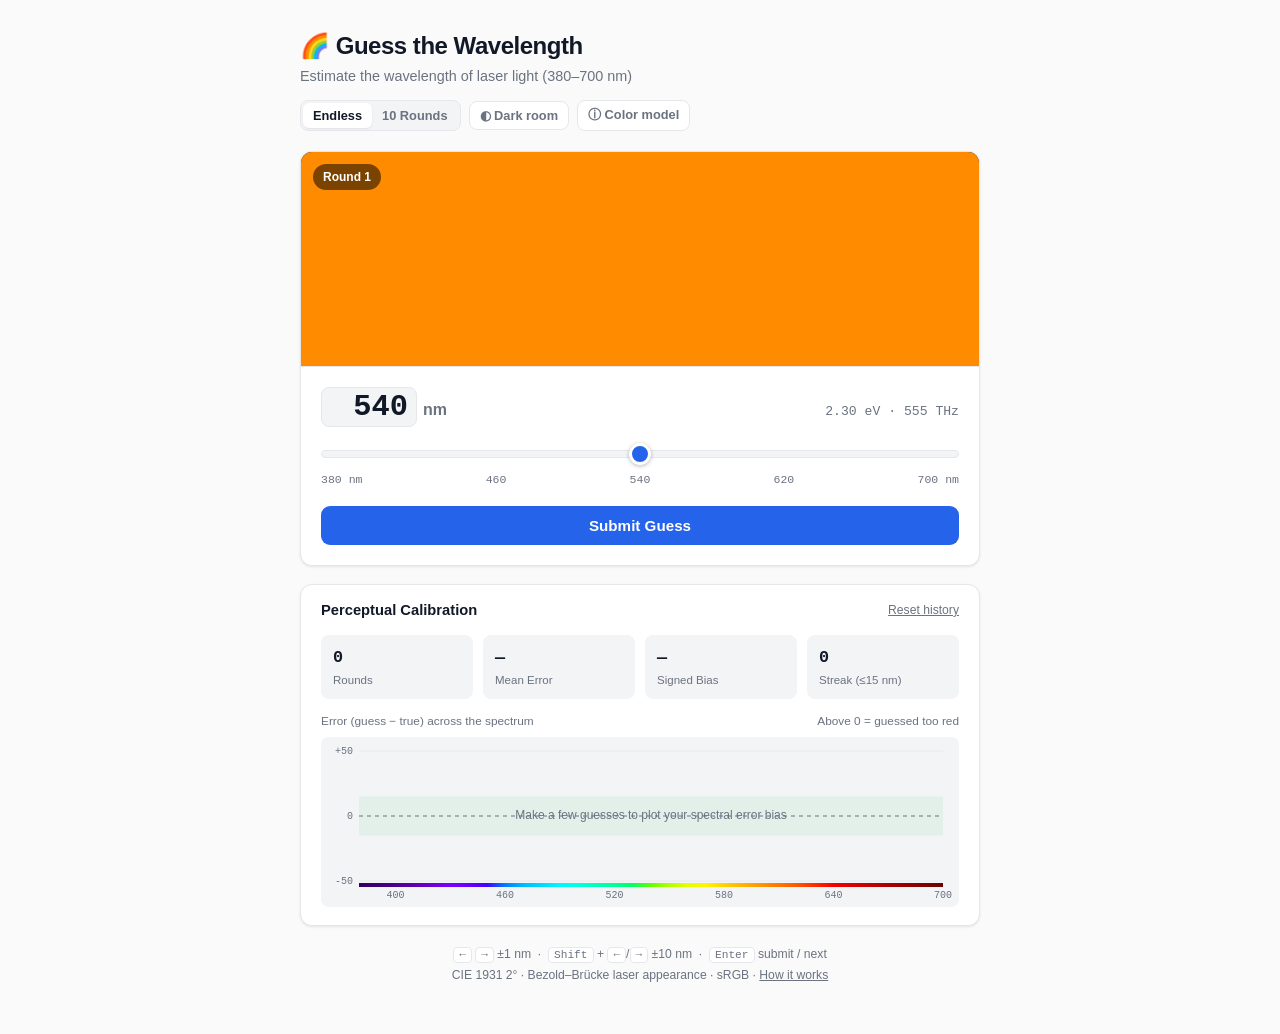
<file: guess_wavelength/index.html>
<!DOCTYPE html>
<html lang="en">
<head>
  <meta charset="UTF-8" />
  <meta name="viewport" content="width=device-width, initial-scale=1.0" />
  <title>Guess the Wavelength</title>
  <style>
    :root {
      --bg: #fafafa;
      --surface: #ffffff;
      --surface-subtle: #f3f4f6;
      --border: #e5e7eb;
      --text: #111827;
      --text-muted: #6b7280;
      --accent: #2563eb;
      --accent-hover: #1d4ed8;
      --good: #15803d;
      --good-bg: #dcfce7;
      --ok: #b45309;
      --ok-bg: #fef3c7;
      --miss: #b91c1c;
      --miss-bg: #fee2e2;
      --shadow: 0 1px 3px rgba(0, 0, 0, 0.06), 0 1px 2px rgba(0, 0, 0, 0.04);
      --radius: 12px;
      --mono: ui-monospace, SFMono-Regular, Menlo, Monaco, Consolas, monospace;
      --sans: -apple-system, BlinkMacSystemFont, "Segoe UI", Roboto, Helvetica, Arial, sans-serif;
    }

    body.dark-room {
      --bg: #111215;
      --surface: #181a1f;
      --surface-subtle: #22252c;
      --border: #2c303a;
      --text: #f3f4f6;
      --text-muted: #9ca3af;
      --accent: #3b82f6;
      --accent-hover: #60a5fa;
      --good: #4ade80;
      --good-bg: rgba(34, 197, 94, 0.14);
      --ok: #fbbf24;
      --ok-bg: rgba(245, 158, 11, 0.14);
      --miss: #f87171;
      --miss-bg: rgba(239, 68, 68, 0.14);
      --shadow: 0 2px 8px rgba(0, 0, 0, 0.35);
    }

    * {
      box-sizing: border-box;
      margin: 0;
      padding: 0;
    }

    body {
      font-family: var(--sans);
      background: var(--bg);
      color: var(--text);
      line-height: 1.5;
      min-height: 100vh;
      padding: 28px 16px 48px;
      transition: background 0.2s ease, color 0.2s ease;
    }

    .container {
      max-width: 680px;
      margin: 0 auto;
    }

    /* Header */
    header {
      display: flex;
      flex-wrap: wrap;
      align-items: flex-start;
      justify-content: space-between;
      gap: 12px;
      margin-bottom: 20px;
    }

    .title-group h1 {
      font-size: 1.5rem;
      font-weight: 700;
      letter-spacing: -0.02em;
      display: flex;
      align-items: center;
      gap: 8px;
    }

    .title-group p {
      font-size: 0.9rem;
      color: var(--text-muted);
      margin-top: 2px;
    }

    .header-controls {
      display: flex;
      align-items: center;
      gap: 8px;
      flex-wrap: wrap;
    }

    .segmented {
      display: inline-flex;
      background: var(--surface-subtle);
      border: 1px solid var(--border);
      border-radius: 8px;
      padding: 2px;
    }

    .segmented button {
      border: none;
      background: transparent;
      color: var(--text-muted);
      font-size: 0.8rem;
      font-weight: 600;
      padding: 5px 10px;
      border-radius: 6px;
      cursor: pointer;
      transition: all 0.15s ease;
    }

    .segmented button.active {
      background: var(--surface);
      color: var(--text);
      box-shadow: 0 1px 2px rgba(0, 0, 0, 0.08);
    }

    .icon-btn {
      border: 1px solid var(--border);
      background: var(--surface);
      color: var(--text-muted);
      font-size: 0.8rem;
      font-weight: 600;
      padding: 6px 10px;
      border-radius: 8px;
      cursor: pointer;
      display: inline-flex;
      align-items: center;
      gap: 5px;
      transition: border-color 0.15s ease, color 0.15s ease;
    }

    .icon-btn:hover {
      color: var(--text);
      border-color: var(--text-muted);
    }

    /* Main Card */
    .card {
      background: var(--surface);
      border: 1px solid var(--border);
      border-radius: var(--radius);
      box-shadow: var(--shadow);
      overflow: hidden;
      margin-bottom: 18px;
    }

    /* Color Swatch Stage */
    .swatch-stage {
      position: relative;
      height: 215px;
      display: flex;
      width: 100%;
      background: #000;
      border-bottom: 1px solid var(--border);
    }

    .swatch-pane {
      position: relative;
      height: 100%;
      transition: width 0.25s cubic-bezier(0.22, 1, 0.36, 1), background-color 0.2s ease;
    }

    .swatch-target {
      width: 100%;
    }

    .swatch-guess {
      width: 0%;
      overflow: hidden;
    }

    .swatch-stage.revealed .swatch-target {
      width: 50%;
    }

    .swatch-stage.revealed .swatch-guess {
      width: 50%;
      border-left: 1px solid rgba(255, 255, 255, 0.25);
    }

    .swatch-pill {
      position: absolute;
      bottom: 12px;
      left: 12px;
      background: rgba(0, 0, 0, 0.58);
      backdrop-filter: blur(6px);
      -webkit-backdrop-filter: blur(6px);
      color: #fff;
      font-size: 0.78rem;
      font-weight: 600;
      padding: 4px 10px;
      border-radius: 999px;
      font-family: var(--mono);
      letter-spacing: 0.01em;
      pointer-events: none;
    }

    .round-badge {
      position: absolute;
      top: 12px;
      left: 12px;
      background: rgba(0, 0, 0, 0.52);
      backdrop-filter: blur(6px);
      -webkit-backdrop-filter: blur(6px);
      color: #fff;
      font-size: 0.75rem;
      font-weight: 600;
      padding: 4px 10px;
      border-radius: 999px;
      z-index: 2;
      pointer-events: none;
    }

    .card-body {
      padding: 20px;
    }

    /* Controls (Guessing State) */
    .guess-header {
      display: flex;
      align-items: baseline;
      justify-content: space-between;
      flex-wrap: wrap;
      gap: 8px;
      margin-bottom: 14px;
    }

    .nm-input-wrap {
      display: inline-flex;
      align-items: baseline;
      gap: 6px;
    }

    .nm-input {
      font-family: var(--mono);
      font-size: 1.9rem;
      font-weight: 700;
      color: var(--text);
      background: var(--surface-subtle);
      border: 1px solid var(--border);
      border-radius: 8px;
      width: 96px;
      padding: 2px 8px;
      text-align: right;
      outline: none;
      transition: border-color 0.15s ease;
    }

    .nm-input:focus {
      border-color: var(--accent);
    }

    .nm-input::-webkit-inner-spin-button,
    .nm-input::-webkit-outer-spin-button {
      -webkit-appearance: none;
      margin: 0;
    }
    .nm-input {
      -moz-appearance: textfield;
    }

    .nm-unit {
      font-size: 1rem;
      font-weight: 600;
      color: var(--text-muted);
    }

    .live-physics {
      font-family: var(--mono);
      font-size: 0.82rem;
      color: var(--text-muted);
    }

    /* Slider */
    .slider-wrap {
      margin-bottom: 18px;
    }

    input[type="range"] {
      -webkit-appearance: none;
      appearance: none;
      width: 100%;
      height: 8px;
      border-radius: 999px;
      background: var(--surface-subtle);
      border: 1px solid var(--border);
      outline: none;
      cursor: pointer;
    }

    input[type="range"]::-webkit-slider-thumb {
      -webkit-appearance: none;
      appearance: none;
      width: 22px;
      height: 22px;
      border-radius: 50%;
      background: var(--accent);
      border: 3px solid var(--surface);
      box-shadow: 0 1px 4px rgba(0, 0, 0, 0.28);
      cursor: grab;
      transition: transform 0.1s ease;
    }

    input[type="range"]::-webkit-slider-thumb:active {
      cursor: grabbing;
      transform: scale(1.08);
    }

    input[type="range"]::-moz-range-thumb {
      width: 22px;
      height: 22px;
      border-radius: 50%;
      background: var(--accent);
      border: 3px solid var(--surface);
      box-shadow: 0 1px 4px rgba(0, 0, 0, 0.28);
      cursor: grab;
    }

    .slider-ticks {
      display: flex;
      justify-content: space-between;
      margin-top: 6px;
      font-family: var(--mono);
      font-size: 0.72rem;
      color: var(--text-muted);
      user-select: none;
    }

    /* Reveal Section */
    .reveal-box {
      display: none;
    }

    .reveal-box.visible {
      display: block;
    }

    .guess-box.hidden {
      display: none;
    }

    .result-row {
      display: flex;
      flex-wrap: wrap;
      align-items: center;
      justify-content: space-between;
      gap: 10px;
      margin-bottom: 14px;
    }

    .result-main {
      display: flex;
      align-items: center;
      gap: 10px;
      flex-wrap: wrap;
    }

    .error-badge {
      font-family: var(--mono);
      font-size: 0.95rem;
      font-weight: 700;
      padding: 4px 10px;
      border-radius: 8px;
    }

    .error-badge.good { background: var(--good-bg); color: var(--good); }
    .error-badge.ok { background: var(--ok-bg); color: var(--ok); }
    .error-badge.miss { background: var(--miss-bg); color: var(--miss); }

    .verdict-text {
      font-weight: 600;
      font-size: 0.95rem;
    }

    .points-badge {
      font-family: var(--mono);
      font-size: 0.9rem;
      font-weight: 700;
      color: var(--accent);
    }

    /* Spectrum Reveal Bar */
    .spectrum-track-wrap {
      position: relative;
      padding: 22px 0 22px;
      margin-bottom: 12px;
    }

    .spectrum-bar {
      height: 16px;
      border-radius: 999px;
      width: 100%;
      box-shadow: inset 0 0 0 1px rgba(0, 0, 0, 0.12);
    }

    .spectrum-marker {
      position: absolute;
      top: 14px;
      transform: translateX(-50%);
      display: flex;
      flex-direction: column;
      align-items: center;
      pointer-events: none;
    }

    .marker-dot {
      width: 14px;
      height: 32px;
      border-radius: 4px;
      border: 2.5px solid #fff;
      box-shadow: 0 1px 4px rgba(0, 0, 0, 0.45);
    }

    .marker-dot.guess {
      background: transparent;
      border: 2.5px solid var(--text);
      height: 26px;
      margin-top: 3px;
      box-shadow: 0 0 0 2px var(--surface);
    }

    .marker-label {
      position: absolute;
      font-family: var(--mono);
      font-size: 0.7rem;
      font-weight: 700;
      white-space: nowrap;
      color: var(--text);
    }

    .marker-label.top {
      top: -18px;
    }

    .marker-label.bottom {
      bottom: -18px;
      color: var(--text-muted);
    }

    .physics-strip {
      display: flex;
      flex-wrap: wrap;
      gap: 6px 14px;
      font-family: var(--mono);
      font-size: 0.78rem;
      color: var(--text-muted);
      background: var(--surface-subtle);
      padding: 9px 12px;
      border-radius: 8px;
      margin-bottom: 14px;
    }

    .famous-line {
      font-size: 0.82rem;
      color: var(--text);
      background: var(--surface-subtle);
      border-left: 3px solid var(--accent);
      padding: 7px 11px;
      border-radius: 0 6px 6px 0;
      margin-bottom: 14px;
      display: none;
    }

    .famous-line.visible {
      display: block;
    }

    /* Primary Button */
    .btn-primary {
      width: 100%;
      padding: 11px 16px;
      border: none;
      border-radius: 9px;
      background: var(--accent);
      color: #fff;
      font-size: 0.95rem;
      font-weight: 600;
      cursor: pointer;
      transition: background 0.15s ease, transform 0.06s ease;
    }

    .btn-primary:hover {
      background: var(--accent-hover);
    }

    .btn-primary:active {
      transform: translateY(1px);
    }

    /* 10-Round Challenge Summary */
    .summary-box {
      display: none;
      text-align: center;
      padding: 8px 0 4px;
    }

    .summary-box.visible {
      display: block;
    }

    .summary-score {
      font-family: var(--mono);
      font-size: 2.2rem;
      font-weight: 800;
      color: var(--accent);
      margin: 4px 0;
    }

    .summary-sub {
      font-size: 0.9rem;
      color: var(--text-muted);
      margin-bottom: 16px;
    }

    .summary-grid {
      display: grid;
      grid-template-columns: repeat(3, 1fr);
      gap: 10px;
      margin-bottom: 16px;
    }

    .summary-stat {
      background: var(--surface-subtle);
      border-radius: 8px;
      padding: 10px 8px;
    }

    .summary-stat .val {
      font-family: var(--mono);
      font-weight: 700;
      font-size: 1rem;
    }

    .summary-stat .lbl {
      font-size: 0.72rem;
      color: var(--text-muted);
      margin-top: 2px;
    }

    /* Stats & Calibration Card */
    .stats-header {
      display: flex;
      align-items: center;
      justify-content: space-between;
      padding: 14px 20px 0;
    }

    .stats-header h2 {
      font-size: 0.92rem;
      font-weight: 700;
      color: var(--text);
    }

    .text-btn {
      border: none;
      background: none;
      color: var(--text-muted);
      font-size: 0.76rem;
      cursor: pointer;
      text-decoration: underline;
    }

    .text-btn:hover {
      color: var(--text);
    }

    .stats-grid {
      display: grid;
      grid-template-columns: repeat(4, 1fr);
      gap: 10px;
      padding: 14px 20px;
    }

    .stat-tile {
      background: var(--surface-subtle);
      border-radius: 8px;
      padding: 10px 12px;
    }

    .stat-tile .val {
      font-family: var(--mono);
      font-size: 1.05rem;
      font-weight: 700;
    }

    .stat-tile .lbl {
      font-size: 0.72rem;
      color: var(--text-muted);
      margin-top: 2px;
    }

    .chart-wrap {
      position: relative;
      padding: 0 20px 18px;
    }

    .chart-caption {
      font-size: 0.74rem;
      color: var(--text-muted);
      margin-bottom: 6px;
      display: flex;
      justify-content: space-between;
      gap: 8px;
    }

    canvas#calibrationChart {
      width: 100%;
      height: 170px;
      display: block;
      border-radius: 8px;
      background: var(--surface-subtle);
    }

    .chart-tooltip {
      position: absolute;
      pointer-events: none;
      background: var(--text);
      color: var(--surface);
      font-family: var(--mono);
      font-size: 0.72rem;
      padding: 4px 8px;
      border-radius: 6px;
      white-space: nowrap;
      opacity: 0;
      transform: translate(-50%, -120%);
      transition: opacity 0.1s ease;
      z-index: 5;
    }

    footer {
      text-align: center;
      font-size: 0.76rem;
      color: var(--text-muted);
      margin-top: 8px;
      line-height: 1.7;
    }

    kbd {
      font-family: var(--mono);
      font-size: 0.7rem;
      background: var(--surface);
      border: 1px solid var(--border);
      border-radius: 4px;
      padding: 1px 5px;
    }

    /* Color Model Explanation Modal */
    .modal-backdrop {
      position: fixed;
      inset: 0;
      background: rgba(0, 0, 0, 0.55);
      backdrop-filter: blur(3px);
      -webkit-backdrop-filter: blur(3px);
      display: none;
      align-items: center;
      justify-content: center;
      padding: 16px;
      z-index: 100;
    }

    .modal-backdrop.open {
      display: flex;
    }

    .modal {
      background: var(--surface);
      color: var(--text);
      border: 1px solid var(--border);
      border-radius: 14px;
      max-width: 630px;
      width: 100%;
      max-height: 90vh;
      overflow-y: auto;
      box-shadow: 0 20px 45px rgba(0, 0, 0, 0.3);
    }

    .modal-header {
      display: flex;
      align-items: center;
      justify-content: space-between;
      gap: 10px;
      padding: 16px 20px;
      border-bottom: 1px solid var(--border);
      position: sticky;
      top: 0;
      background: var(--surface);
      z-index: 2;
    }

    .modal-title-wrap {
      display: flex;
      align-items: center;
      gap: 8px;
      flex-wrap: wrap;
    }

    .modal-header h2 {
      font-size: 1.05rem;
      font-weight: 700;
    }

    .gamut-pill {
      font-family: var(--mono);
      font-size: 0.68rem;
      font-weight: 700;
      padding: 2px 8px;
      border-radius: 999px;
      background: var(--surface-subtle);
      border: 1px solid var(--border);
      color: var(--accent);
    }

    .close-btn {
      border: 1px solid var(--border);
      background: var(--surface-subtle);
      color: var(--text);
      width: 28px;
      height: 28px;
      border-radius: 7px;
      font-size: 1rem;
      line-height: 1;
      cursor: pointer;
      display: inline-flex;
      align-items: center;
      justify-content: center;
      flex-shrink: 0;
    }

    .close-btn:hover {
      border-color: var(--text-muted);
    }

    .modal-body {
      padding: 18px 20px 22px;
      font-size: 0.88rem;
      line-height: 1.55;
    }

    .modal-intro {
      color: var(--text-muted);
      margin-bottom: 16px;
    }

    .cie-demo {
      display: grid;
      grid-template-columns: 230px 1fr;
      gap: 16px;
      align-items: center;
      background: var(--surface-subtle);
      border: 1px solid var(--border);
      border-radius: 10px;
      padding: 14px;
      margin-bottom: 18px;
    }

    canvas#cieCanvas {
      width: 230px;
      height: 230px;
      display: block;
      border-radius: 8px;
      background: var(--surface);
      border: 1px solid var(--border);
    }

    .cie-inspector {
      display: flex;
      flex-direction: column;
      gap: 10px;
    }

    .inspector-top {
      display: flex;
      align-items: center;
      gap: 10px;
    }

    .inspector-swatch {
      width: 46px;
      height: 46px;
      border-radius: 8px;
      border: 1px solid rgba(128, 128, 128, 0.3);
      flex-shrink: 0;
    }

    .inspector-wl {
      font-family: var(--mono);
      font-size: 1.15rem;
      font-weight: 700;
    }

    .inspector-sub {
      font-size: 0.74rem;
      color: var(--text-muted);
    }

    .inspector-readout {
      font-family: var(--mono);
      font-size: 0.73rem;
      color: var(--text-muted);
      display: grid;
      grid-template-columns: auto 1fr;
      gap: 3px 10px;
    }

    .inspector-readout strong {
      color: var(--text);
      font-weight: 600;
    }

    .cie-legend {
      font-size: 0.71rem;
      color: var(--text-muted);
      display: flex;
      flex-wrap: wrap;
      gap: 5px 11px;
      margin-top: 2px;
    }

    .legend-dot {
      display: inline-block;
      width: 8px;
      height: 8px;
      border-radius: 50%;
      margin-right: 4px;
      vertical-align: middle;
    }

    .pipeline-steps {
      list-style: none;
      counter-reset: step;
      display: flex;
      flex-direction: column;
      gap: 12px;
    }

    .pipeline-steps li {
      counter-increment: step;
      position: relative;
      padding-left: 30px;
    }

    .pipeline-steps li::before {
      content: counter(step);
      position: absolute;
      left: 0;
      top: 1px;
      width: 21px;
      height: 21px;
      border-radius: 50%;
      background: var(--surface-subtle);
      border: 1px solid var(--border);
      font-family: var(--mono);
      font-size: 0.72rem;
      font-weight: 700;
      color: var(--accent);
      display: flex;
      align-items: center;
      justify-content: center;
    }

    .pipeline-steps strong {
      color: var(--text);
    }

    .pipeline-steps p {
      color: var(--text-muted);
      font-size: 0.84rem;
      margin-top: 2px;
    }

    @media (max-width: 580px) {
      .stats-grid {
        grid-template-columns: repeat(2, 1fr);
      }
      .swatch-stage {
        height: 175px;
      }
      .nm-input {
        font-size: 1.6rem;
        width: 84px;
      }
      .cie-demo {
        grid-template-columns: 1fr;
        justify-items: center;
      }
      .cie-inspector {
        width: 100%;
      }
    }
  </style>
</head>
<body>
  <div class="container">
    <header>
      <div class="title-group">
        <h1>🌈 Guess the Wavelength</h1>
        <p>Estimate the wavelength of laser light (380–700 nm)</p>
      </div>
      <div class="header-controls">
        <div class="segmented" role="tablist" aria-label="Game mode">
          <button id="modeEndless" class="active" type="button">Endless</button>
          <button id="modeChallenge" type="button">10 Rounds</button>
        </div>
        <button id="themeToggle" class="icon-btn" type="button" title="Toggle neutral dark background for color judgment">
          ◐ Dark room
        </button>
        <button id="modelBtn" class="icon-btn" type="button" title="How laser wavelengths are rendered on screen">
          ⓘ Color model
        </button>
      </div>
    </header>

    <main class="card">
      <div id="swatchStage" class="swatch-stage">
        <div id="roundBadge" class="round-badge">Round 1</div>
        <div id="targetPane" class="swatch-pane swatch-target">
          <span id="targetPill" class="swatch-pill" style="display:none;"></span>
        </div>
        <div id="guessPane" class="swatch-pane swatch-guess">
          <span id="guessPill" class="swatch-pill"></span>
        </div>
      </div>

      <div class="card-body">
        <!-- Guessing Controls -->
        <div id="guessBox" class="guess-box">
          <div class="guess-header">
            <div class="nm-input-wrap">
              <input
                id="nmInput"
                class="nm-input"
                type="number"
                min="380"
                max="700"
                step="1"
                value="540"
                aria-label="Guessed wavelength in nanometers"
              />
              <span class="nm-unit">nm</span>
            </div>
            <div id="livePhysics" class="live-physics">2.30 eV · 555 THz</div>
          </div>

          <div class="slider-wrap">
            <input
              id="nmSlider"
              type="range"
              min="380"
              max="700"
              step="1"
              value="540"
              aria-label="Wavelength slider"
            />
            <div class="slider-ticks">
              <span>380 nm</span>
              <span>460</span>
              <span>540</span>
              <span>620</span>
              <span>700 nm</span>
            </div>
          </div>

          <button id="submitBtn" class="btn-primary" type="button">Submit Guess</button>
        </div>

        <!-- Reveal State -->
        <div id="revealBox" class="reveal-box">
          <div class="result-row">
            <div class="result-main">
              <span id="errorBadge" class="error-badge good">Exact!</span>
              <span id="verdictText" class="verdict-text">Spot on</span>
            </div>
            <span id="pointsBadge" class="points-badge">+1000 pts</span>
          </div>

          <div class="spectrum-track-wrap">
            <div id="spectrumBar" class="spectrum-bar"></div>
            <div id="trueMarker" class="spectrum-marker">
              <span id="trueMarkerLabel" class="marker-label top"></span>
              <div id="trueMarkerDot" class="marker-dot"></div>
            </div>
            <div id="guessMarker" class="spectrum-marker">
              <div class="marker-dot guess"></div>
              <span id="guessMarkerLabel" class="marker-label bottom"></span>
            </div>
          </div>

          <div id="physicsStrip" class="physics-strip"></div>
          <div id="famousLine" class="famous-line"></div>

          <button id="nextBtn" class="btn-primary" type="button">Next Wavelength</button>
        </div>

        <!-- 10-Round Challenge Summary -->
        <div id="summaryBox" class="summary-box">
          <div style="font-weight:700; font-size:1rem;">10-Round Challenge Complete</div>
          <div id="summaryScore" class="summary-score">0 / 10,000</div>
          <div id="summarySub" class="summary-sub"></div>
          <div class="summary-grid">
            <div class="summary-stat">
              <div id="sumMae" class="val">—</div>
              <div class="lbl">Mean Error</div>
            </div>
            <div class="summary-stat">
              <div id="sumBest" class="val">—</div>
              <div class="lbl">Closest Guess</div>
            </div>
            <div class="summary-stat">
              <div id="sumBias" class="val">—</div>
              <div class="lbl">Avg Bias</div>
            </div>
          </div>
          <button id="restartBtn" class="btn-primary" type="button">Play 10 Rounds Again</button>
        </div>
      </div>
    </main>

    <!-- Calibration & Stats -->
    <section class="card">
      <div class="stats-header">
        <h2>Perceptual Calibration</h2>
        <button id="resetStatsBtn" class="text-btn" type="button">Reset history</button>
      </div>

      <div class="stats-grid">
        <div class="stat-tile">
          <div id="statRounds" class="val">0</div>
          <div class="lbl">Rounds</div>
        </div>
        <div class="stat-tile">
          <div id="statMae" class="val">—</div>
          <div class="lbl">Mean Error</div>
        </div>
        <div class="stat-tile">
          <div id="statBias" class="val">—</div>
          <div class="lbl">Signed Bias</div>
        </div>
        <div class="stat-tile">
          <div id="statStreak" class="val">0</div>
          <div class="lbl">Streak (≤15 nm)</div>
        </div>
      </div>

      <div class="chart-wrap">
        <div class="chart-caption">
          <span>Error (guess − true) across the spectrum</span>
          <span>Above 0 = guessed too red</span>
        </div>
        <canvas id="calibrationChart" aria-label="Scatter plot of wavelength estimation error"></canvas>
        <div id="chartTooltip" class="chart-tooltip"></div>
      </div>
    </section>

    <footer>
      <div>
        <kbd>←</kbd> <kbd>→</kbd> ±1 nm &nbsp;·&nbsp;
        <kbd>Shift</kbd> + <kbd>←</kbd>/<kbd>→</kbd> ±10 nm &nbsp;·&nbsp;
        <kbd>Enter</kbd> submit / next
      </div>
      <div>
        CIE 1931 2° · Bezold–Brücke laser appearance · <span id="footerGamut">sRGB</span> ·
        <button id="footerModelBtn" class="text-btn" type="button">How it works</button>
      </div>
    </footer>
  </div>

  <!-- Color Model Explanation Modal -->
  <div id="modelModal" class="modal-backdrop" role="dialog" aria-modal="true" aria-labelledby="modalTitle">
    <div class="modal">
      <div class="modal-header">
        <div class="modal-title-wrap">
          <h2 id="modalTitle">Laser Color Model</h2>
          <span id="gamutPill" class="gamut-pill">sRGB</span>
        </div>
        <button id="closeModalBtn" class="close-btn" type="button" aria-label="Close">×</button>
      </div>
      <div class="modal-body">
        <p class="modal-intro">
          Monochromatic laser light lies outside every standard monitor's RGB gamut, and a bright laser spot triggers visual nonlinearities that a dim color-matching patch does not. This engine models <strong>perceived laser appearance</strong> in four steps:
        </p>

        <!-- Interactive CIE 1931 Chromaticity Explorer -->
        <div class="cie-demo">
          <canvas id="cieCanvas" aria-label="CIE 1931 xy chromaticity diagram"></canvas>
          <div class="cie-inspector">
            <div class="inspector-top">
              <div id="inspSwatch" class="inspector-swatch"></div>
              <div>
                <div id="inspWl" class="inspector-wl">532 nm</div>
                <div class="inspector-sub">Scrub to inspect laser mapping</div>
              </div>
            </div>
            <input id="inspSlider" type="range" min="380" max="700" step="1" value="532" aria-label="Inspect wavelength" />
            <div class="inspector-readout">
              <span>Physical xy</span><strong id="inspSpectralXY">—</strong>
              <span>Laser λ<sub>eff</sub></span><strong id="inspEffWl">—</strong>
              <span>Oklab hue</span><strong id="inspHue">—</strong>
              <span>Display xy</span><strong id="inspMappedXY">—</strong>
              <span>Output</span><strong id="inspRGB">—</strong>
            </div>
            <div class="cie-legend">
              <span><span class="legend-dot" style="background:#ef4444;"></span>Physical λ</span>
              <span><span class="legend-dot" style="background:#f59e0b;"></span>Bezold–Brücke λ<sub>eff</sub></span>
              <span><span class="legend-dot" style="background:var(--accent);"></span>Display gamut</span>
            </div>
          </div>
        </div>

        <ol class="pipeline-steps">
          <li>
            <strong>Bezold–Brücke High-Luminance Shift (λ → λ<sub>eff</sub>)</strong>
            <p>CIE 1931 color matching was measured at moderate brightness. At the high luminance of a real laser spot, cone response compression shifts hues toward three psychophysical invariant wavelengths (474 nm blue, 506 nm blue-green, and 574 nm yellow). In particular, a bright 532 nm Nd:YAG laser shifts warmer into vivid emerald green rather than dim cyan-mint, and a 633 nm HeNe laser picks up its characteristic slight orange-red warmth.</p>
          </li>
          <li>
            <strong>CIE 1931 2° Standard Observer</strong>
            <p>The shifted wavelength λ<sub>eff</sub> is evaluated against the tabulated 5 nm CIE 1931 2° color-matching functions x̄(λ), ȳ(λ), z̄(λ) (interpolated to 1 nm) to obtain tristimulus values (X, Y, Z).</p>
          </li>
          <li>
            <strong>Oklab Constant-Hue Projection onto Display P3 / sRGB</strong>
            <p>Instead of hard-clipping negative channels or mixing linearly with D65 white (which introduces the <em>Abney effect</em> hue drift), (X, Y, Z) is converted into <strong>Oklab</strong> to extract perceived hue h(λ<sub>eff</sub>) and projected onto the maximum-chroma ridge of your screen's actual gamut (<strong>Display P3</strong> on wide-gamut displays, falling back to <strong>sRGB</strong>). Deep reds (&gt;615 nm) clamp cleanly at the red primary so 650+ nm lasers never leak blue or turn pinkish.</p>
          </li>
          <li>
            <strong>Photopic Visibility Rolloff</strong>
            <p>Because human photopic sensitivity ȳ(λ) falls off steeply in the deep violet (&lt;430 nm) and deep red (&gt;635 nm), linear brightness is rolled off using the physical wavelength's true ȳ(λ) before applying the IEC 61966-2-1 transfer curve—preserving the darkening transition from 633 nm HeNe to 650 nm pointer red to 694 nm ruby.</p>
          </li>
        </ol>
      </div>
    </div>
  </div>

  <script>
    (() => {
      // ============================================================
      // 1. Display Gamut Detection (Display P3 with sRGB Fallback)
      // ============================================================
      const SUPPORTS_P3 = Boolean(
        window.matchMedia &&
        window.matchMedia('(color-gamut: p3)').matches &&
        window.CSS &&
        window.CSS.supports('color', 'color(display-p3 1 0 0)')
      );

      const GAMUT_NAME = SUPPORTS_P3 ? 'Display P3' : 'sRGB';

      // Linear RGB -> CIE XYZ (D65) matrices
      const MATRIX_P3_TO_XYZ = [
        [0.4865709, 0.2656677, 0.1982173],
        [0.2289746, 0.6917385, 0.0792869],
        [0.0000000, 0.0451134, 1.0439444]
      ];

      const MATRIX_SRGB_TO_XYZ = [
        [0.4124564, 0.3575761, 0.1804375],
        [0.2126729, 0.7151522, 0.0721750],
        [0.0193339, 0.1191920, 0.9503041]
      ];

      const ACTIVE_RGB_TO_XYZ = SUPPORTS_P3 ? MATRIX_P3_TO_XYZ : MATRIX_SRGB_TO_XYZ;

      function linearRGBToXYZ(r, g, b, M = ACTIVE_RGB_TO_XYZ) {
        return [
          M[0][0] * r + M[0][1] * g + M[0][2] * b,
          M[1][0] * r + M[1][1] * g + M[1][2] * b,
          M[2][0] * r + M[2][1] * g + M[2][2] * b
        ];
      }

      // ============================================================
      // 2. Exact CIE 1931 2° Standard Observer Table (380-700 nm, 5 nm)
      // ============================================================
      const CIE_1931_2DEG = [
        [0.001368, 0.000039, 0.006450], // 380
        [0.002236, 0.000064, 0.010550], // 385
        [0.004243, 0.000120, 0.020050], // 390
        [0.007650, 0.000217, 0.036210], // 395
        [0.014310, 0.000396, 0.067850], // 400
        [0.023190, 0.000640, 0.110200], // 405
        [0.043510, 0.001210, 0.207400], // 410
        [0.077630, 0.002180, 0.371300], // 415
        [0.134380, 0.004000, 0.645600], // 420
        [0.214770, 0.007300, 1.039050], // 425
        [0.283900, 0.011600, 1.385600], // 430
        [0.328500, 0.016840, 1.622960], // 435
        [0.348280, 0.023000, 1.747060], // 440
        [0.348060, 0.029800, 1.782600], // 445
        [0.336200, 0.038000, 1.772110], // 450
        [0.318700, 0.048000, 1.744100], // 455
        [0.290800, 0.060000, 1.669200], // 460
        [0.251100, 0.073900, 1.528100], // 465
        [0.195360, 0.090980, 1.287640], // 470
        [0.142100, 0.112600, 1.041900], // 475
        [0.095640, 0.139020, 0.812950], // 480
        [0.057950, 0.169300, 0.616200], // 485
        [0.032010, 0.208020, 0.465180], // 490
        [0.014700, 0.258600, 0.353300], // 495
        [0.004900, 0.323000, 0.272000], // 500
        [0.002400, 0.407300, 0.212300], // 505
        [0.009300, 0.503000, 0.158200], // 510
        [0.029100, 0.608200, 0.111700], // 515
        [0.063270, 0.710000, 0.078250], // 520
        [0.109600, 0.793200, 0.057250], // 525
        [0.165500, 0.862000, 0.042160], // 530
        [0.225750, 0.914850, 0.029840], // 535
        [0.290400, 0.954000, 0.020300], // 540
        [0.359700, 0.980300, 0.013400], // 545
        [0.433450, 0.994950, 0.008750], // 550
        [0.512050, 1.000000, 0.005750], // 555
        [0.594500, 0.995000, 0.003900], // 560
        [0.678400, 0.978600, 0.002750], // 565
        [0.762100, 0.952000, 0.002100], // 570
        [0.842500, 0.915400, 0.001800], // 575
        [0.916300, 0.870000, 0.001650], // 580
        [0.978600, 0.816300, 0.001400], // 585
        [1.026300, 0.757000, 0.001100], // 590
        [1.056700, 0.694900, 0.001000], // 595
        [1.062200, 0.631000, 0.000800], // 600
        [1.045600, 0.566800, 0.000600], // 605
        [1.002600, 0.503000, 0.000340], // 610
        [0.938400, 0.441200, 0.000240], // 615
        [0.854450, 0.381000, 0.000190], // 620
        [0.751400, 0.321000, 0.000100], // 625
        [0.642400, 0.265000, 0.000050], // 630
        [0.541900, 0.217000, 0.000030], // 635
        [0.447900, 0.175000, 0.000020], // 640
        [0.360800, 0.138200, 0.000010], // 645
        [0.283500, 0.107000, 0.000000], // 650
        [0.218700, 0.081600, 0.000000], // 655
        [0.164900, 0.061000, 0.000000], // 660
        [0.121200, 0.044580, 0.000000], // 665
        [0.087400, 0.032000, 0.000000], // 670
        [0.063600, 0.023200, 0.000000], // 675
        [0.046770, 0.017000, 0.000000], // 680
        [0.032900, 0.011920, 0.000000], // 685
        [0.022700, 0.008210, 0.000000], // 690
        [0.015840, 0.005723, 0.000000], // 695
        [0.011359, 0.004102, 0.000000]  // 700
      ];

      function wavelengthToXYZ(wl) {
        const clamped = Math.max(380, Math.min(700, wl));
        const pos = (clamped - 380) / 5;
        const i = Math.min(CIE_1931_2DEG.length - 2, Math.floor(pos));
        const t = pos - i;
        const a = CIE_1931_2DEG[i];
        const b = CIE_1931_2DEG[i + 1];
        return [
          a[0] + (b[0] - a[0]) * t,
          a[1] + (b[1] - a[1]) * t,
          a[2] + (b[2] - a[2]) * t
        ];
      }

      // ============================================================
      // 3. Bezold-Brücke High-Luminance Laser Hue Shift
      //    Anchored at Purdy's 3 invariant wavelengths: 474, 506, 574 nm.
      //    Strictly monotonic across [380, 700] nm.
      // ============================================================
      function bezoldBruckeEffectiveWl(wl) {
        let shift = 0;
        if (wl < 474) {
          shift = 6.0 * Math.sin(Math.PI * (wl - 380) / 94);
        } else if (wl < 506) {
          shift = -4.0 * Math.sin(Math.PI * (wl - 474) / 32);
        } else if (wl < 574) {
          shift = 12.0 * Math.sin(Math.PI * (wl - 506) / 68);
        } else {
          shift = -20.0 * Math.sin(Math.PI * (wl - 574) / 126);
        }
        return Math.max(380, Math.min(700, wl + shift));
      }

      // ============================================================
      // 4. Oklab Constant-Hue Projection onto Active Display Gamut
      // ============================================================
      function xyzToOklab(X, Y, Z) {
        const l = Math.cbrt( 0.8189330101 * X + 0.3618667424 * Y - 0.1288597137 * Z);
        const m = Math.cbrt( 0.0329845436 * X + 0.9293118715 * Y + 0.0361456387 * Z);
        const s = Math.cbrt( 0.0482003018 * X + 0.2643662691 * Y + 0.6338517070 * Z);
        return [
          0.2104542553 * l + 0.7936177850 * m - 0.0040720468 * s,
          1.9779984951 * l - 2.4285922050 * m + 0.4505937099 * s,
          0.0259040371 * l + 0.7827717662 * m - 0.8086757660 * s
        ];
      }

      const TWO_PI = Math.PI * 2;
      const normAngle = (a) => ((a % TWO_PI) + TWO_PI) % TWO_PI;
      const signedAngleDiff = (a, b) => ((a - b + Math.PI * 3) % TWO_PI) - Math.PI;

      function linearRGBToOklabHue(r, g, b) {
        const [X, Y, Z] = linearRGBToXYZ(r, g, b);
        const [, oa, ob] = xyzToOklab(X, Y, Z);
        return normAngle(Math.atan2(ob, oa));
      }

      const RIDGE_CORNERS = [
        [1, 0, 0], // Red
        [1, 1, 0], // Yellow
        [0, 1, 0], // Green
        [0, 1, 1], // Cyan
        [0, 0, 1], // Blue
        [1, 0, 1]  // Magenta
      ];
      const RIDGE_HUES = RIDGE_CORNERS.map(([r, g, b]) => linearRGBToOklabHue(r, g, b));

      function oklabHueToGamutRidge(targetHue, effWl) {
        // Never wrap long-wavelength deep red onto the non-spectral Red-Magenta edge
        if (effWl > 590 && signedAngleDiff(targetHue, RIDGE_HUES[0]) < 0) {
          return [1, 0, 0];
        }

        let edgeIdx = 0;
        for (let i = 0; i < 6; i++) {
          const ha = RIDGE_HUES[i];
          const hb = RIDGE_HUES[(i + 1) % 6];
          const span = normAngle(hb - ha);
          const off = normAngle(targetHue - ha);
          if (off <= span + 1e-9) {
            edgeIdx = i;
            break;
          }
        }

        const cA = RIDGE_CORNERS[edgeIdx];
        const cB = RIDGE_CORNERS[(edgeIdx + 1) % 6];
        let lo = 0;
        let hi = 1;
        for (let iter = 0; iter < 24; iter++) {
          const mid = 0.5 * (lo + hi);
          const r = cA[0] + (cB[0] - cA[0]) * mid;
          const g = cA[1] + (cB[1] - cA[1]) * mid;
          const b = cA[2] + (cB[2] - cA[2]) * mid;
          const hMid = linearRGBToOklabHue(r, g, b);
          if (signedAngleDiff(hMid, targetHue) < 0) lo = mid;
          else hi = mid;
        }

        const t = 0.5 * (lo + hi);
        return [
          cA[0] + (cB[0] - cA[0]) * t,
          cA[1] + (cB[1] - cA[1]) * t,
          cA[2] + (cB[2] - cA[2]) * t
        ];
      }

      // IEC 61966-2-1 transfer curve (used by both sRGB and Display P3)
      function encodeTransfer(c) {
        const x = Math.max(0, Math.min(1, c));
        return x <= 0.0031308 ? 12.92 * x : 1.055 * Math.pow(x, 1 / 2.4) - 0.055;
      }

      // Photopic edge rolloff using physical wavelength's CIE y_bar(λ)
      const Y_REF_VIOLET = 0.011600; // y_bar(430 nm)
      const Y_REF_RED    = 0.217000; // y_bar(635 nm)

      function photopicEdgeFactor(wl, physicalY) {
        if (wl < 430) return Math.min(1, Math.pow(Math.max(1e-6, physicalY) / Y_REF_VIOLET, 0.38));
        if (wl > 635) return Math.min(1, Math.pow(Math.max(1e-6, physicalY) / Y_REF_RED, 0.48));
        return 1.0;
      }

      const colorCache = new Map();

      function evaluateWavelengthColor(wl) {
        const key = Math.round(wl * 10);
        if (colorCache.has(key)) return colorCache.get(key);

        // Physical CIE 1931 coordinates (for diagram + photopic visibility rolloff)
        const [pX, pY, pZ] = wavelengthToXYZ(wl);
        const pSum = pX + pY + pZ;
        const spectralX = pX / pSum;
        const spectralY = pY / pSum;

        // Bezold-Brücke laser-perceived CIE 1931 coordinates
        const effWl = bezoldBruckeEffectiveWl(wl);
        const [eX, eY, eZ] = wavelengthToXYZ(effWl);
        const eSum = eX + eY + eZ;
        const effX = eX / eSum;
        const effY = eY / eSum;

        const [, oa, ob] = xyzToOklab(eX, eY, eZ);
        const hueRad = normAngle(Math.atan2(ob, oa));

        // Project onto active gamut ridge (Display P3 or sRGB)
        const [rRidge, gRidge, bRidge] = oklabHueToGamutRidge(hueRad, effWl);
        const [mX, mY, mZ] = linearRGBToXYZ(rRidge, gRidge, bRidge);
        const mSum = mX + mY + mZ;
        const mappedX = mX / mSum;
        const mappedY = mY / mSum;

        const atten = photopicEdgeFactor(wl, pY);
        const rEnc = encodeTransfer(rRidge * atten);
        const gEnc = encodeTransfer(gRidge * atten);
        const bEnc = encodeTransfer(bRidge * atten);

        const css = SUPPORTS_P3
          ? `color(display-p3 ${rEnc.toFixed(4)} ${gEnc.toFixed(4)} ${bEnc.toFixed(4)})`
          : `rgb(${Math.round(rEnc * 255)}, ${Math.round(gEnc * 255)}, ${Math.round(bEnc * 255)})`;

        const label = SUPPORTS_P3
          ? `p3(${rEnc.toFixed(2)}, ${gEnc.toFixed(2)}, ${bEnc.toFixed(2)})`
          : `rgb(${Math.round(rEnc * 255)}, ${Math.round(gEnc * 255)}, ${Math.round(bEnc * 255)})`;

        const result = {
          css,
          label,
          effWl,
          spectralX, spectralY,
          effX, effY,
          mappedX, mappedY,
          hueDeg: (hueRad * 180) / Math.PI
        };
        colorCache.set(key, result);
        return result;
      }

      const wavelengthToCSS = (wl) => evaluateWavelengthColor(wl).css;

      function getCanvasCtx(canvas) {
        if (SUPPORTS_P3) {
          try {
            const p3ctx = canvas.getContext('2d', { colorSpace: 'display-p3' });
            if (p3ctx) return p3ctx;
          } catch (_) {}
        }
        return canvas.getContext('2d');
      }

      // ============================================================
      // 5. Optical Physics Helpers & Famous Spectral Lines
      // ============================================================
      const C_NM_THZ = 299792.458;
      const HC_EV_NM = 1239.841984;

      const nmToEnergyEV = (wl) => HC_EV_NM / wl;
      const nmToFreqTHz = (wl) => C_NM_THZ / wl;
      const nmToWavenumber = (wl) => Math.round(1e7 / wl);

      const FAMOUS_LINES = [
        { wl: 405,   label: '405 nm — Blu-ray / InGaN violet diode laser' },
        { wl: 435.8, label: '435.8 nm — Mercury g-line (violet-blue)' },
        { wl: 445,   label: '445 nm — Blue GaN diode laser' },
        { wl: 486.1, label: '486.1 nm — Hydrogen-β (Balmer line)' },
        { wl: 488,   label: '488 nm — Argon-ion cyan-blue laser' },
        { wl: 514.5, label: '514.5 nm — Argon-ion green laser' },
        { wl: 532,   label: '532 nm — Frequency-doubled Nd:YAG green laser' },
        { wl: 546.1, label: '546.1 nm — Mercury e-line (green)' },
        { wl: 555,   label: '555 nm — Peak human photopic sensitivity' },
        { wl: 589.3, label: '589.3 nm — Sodium D-line doublet' },
        { wl: 594.1, label: '594.1 nm — Yellow HeNe laser' },
        { wl: 632.8, label: '632.8 nm — Helium–Neon (HeNe) laser' },
        { wl: 650,   label: '650 nm — Classic red diode laser pointer' },
        { wl: 656.3, label: '656.3 nm — Hydrogen-α (Balmer line)' },
        { wl: 694.3, label: '694.3 nm — Ruby laser (first optical laser)' }
      ];

      function findNearestFamousLine(wl) {
        let best = null;
        let bestDist = Infinity;
        for (const line of FAMOUS_LINES) {
          const d = Math.abs(wl - line.wl);
          if (d < bestDist) {
            bestDist = d;
            best = line;
          }
        }
        return bestDist <= 5 ? { line: best, dist: bestDist } : null;
      }

      function scoreGuess(absErr) {
        return Math.round(1000 * Math.exp(-(absErr * absErr) / (2 * 22 * 22)));
      }

      function verdictForError(absErr) {
        if (absErr === 0) return { text: 'Spectrometer eyes!', cls: 'good' };
        if (absErr <= 5)  return { text: 'Laser-sharp', cls: 'good' };
        if (absErr <= 12) return { text: 'Very close', cls: 'good' };
        if (absErr <= 22) return { text: 'Solid estimate', cls: 'ok' };
        if (absErr <= 40) return { text: 'In the ballpark', cls: 'ok' };
        return { text: 'Off band', cls: 'miss' };
      }

      // ============================================================
      // 6. State & Persistence
      // ============================================================
      const STORAGE_KEY = 'guess_wavelength_v4';
      const MIN_TARGET = 390;
      const MAX_TARGET = 690;
      const CHALLENGE_LENGTH = 10;

      let state = {
        mode: 'endless', // 'endless' | 'challenge'
        phase: 'guess',  // 'guess' | 'reveal' | 'summary'
        target: 532,
        lastGuess: 540,
        round: 1,
        challengeRounds: [],
        history: [],     // [{ target, guess, err, score }]
        streak: 0,
        bestStreak: 0
      };

      function loadStorage() {
        try {
          const raw = localStorage.getItem(STORAGE_KEY) || localStorage.getItem('guess_wavelength_v3');
          if (!raw) return;
          const parsed = JSON.parse(raw);
          if (Array.isArray(parsed.history)) state.history = parsed.history.slice(-200);
          if (typeof parsed.streak === 'number') state.streak = parsed.streak;
          if (typeof parsed.bestStreak === 'number') state.bestStreak = parsed.bestStreak;
          if (parsed.darkRoom) document.body.classList.add('dark-room');
        } catch (_) {}
      }

      function saveStorage() {
        try {
          localStorage.setItem(STORAGE_KEY, JSON.stringify({
            history: state.history.slice(-200),
            streak: state.streak,
            bestStreak: state.bestStreak,
            darkRoom: document.body.classList.contains('dark-room')
          }));
        } catch (_) {}
      }

      // ============================================================
      // 7. DOM References
      // ============================================================
      const el = {
        modeEndless: document.getElementById('modeEndless'),
        modeChallenge: document.getElementById('modeChallenge'),
        themeToggle: document.getElementById('themeToggle'),
        modelBtn: document.getElementById('modelBtn'),
        footerModelBtn: document.getElementById('footerModelBtn'),
        footerGamut: document.getElementById('footerGamut'),
        gamutPill: document.getElementById('gamutPill'),
        swatchStage: document.getElementById('swatchStage'),
        roundBadge: document.getElementById('roundBadge'),
        targetPane: document.getElementById('targetPane'),
        guessPane: document.getElementById('guessPane'),
        targetPill: document.getElementById('targetPill'),
        guessPill: document.getElementById('guessPill'),
        guessBox: document.getElementById('guessBox'),
        revealBox: document.getElementById('revealBox'),
        summaryBox: document.getElementById('summaryBox'),
        nmInput: document.getElementById('nmInput'),
        nmSlider: document.getElementById('nmSlider'),
        livePhysics: document.getElementById('livePhysics'),
        submitBtn: document.getElementById('submitBtn'),
        nextBtn: document.getElementById('nextBtn'),
        restartBtn: document.getElementById('restartBtn'),
        errorBadge: document.getElementById('errorBadge'),
        verdictText: document.getElementById('verdictText'),
        pointsBadge: document.getElementById('pointsBadge'),
        spectrumBar: document.getElementById('spectrumBar'),
        trueMarker: document.getElementById('trueMarker'),
        trueMarkerLabel: document.getElementById('trueMarkerLabel'),
        trueMarkerDot: document.getElementById('trueMarkerDot'),
        guessMarker: document.getElementById('guessMarker'),
        guessMarkerLabel: document.getElementById('guessMarkerLabel'),
        physicsStrip: document.getElementById('physicsStrip'),
        famousLine: document.getElementById('famousLine'),
        summaryScore: document.getElementById('summaryScore'),
        summarySub: document.getElementById('summarySub'),
        sumMae: document.getElementById('sumMae'),
        sumBest: document.getElementById('sumBest'),
        sumBias: document.getElementById('sumBias'),
        statRounds: document.getElementById('statRounds'),
        statMae: document.getElementById('statMae'),
        statBias: document.getElementById('statBias'),
        statStreak: document.getElementById('statStreak'),
        resetStatsBtn: document.getElementById('resetStatsBtn'),
        canvas: document.getElementById('calibrationChart'),
        tooltip: document.getElementById('chartTooltip'),
        modelModal: document.getElementById('modelModal'),
        closeModalBtn: document.getElementById('closeModalBtn'),
        cieCanvas: document.getElementById('cieCanvas'),
        inspSlider: document.getElementById('inspSlider'),
        inspSwatch: document.getElementById('inspSwatch'),
        inspWl: document.getElementById('inspWl'),
        inspSpectralXY: document.getElementById('inspSpectralXY'),
        inspEffWl: document.getElementById('inspEffWl'),
        inspHue: document.getElementById('inspHue'),
        inspMappedXY: document.getElementById('inspMappedXY'),
        inspRGB: document.getElementById('inspRGB')
      };

      function buildSpectrumGradient() {
        const stops = [];
        for (let wl = 380; wl <= 700; wl += 5) {
          const pct = (((wl - 380) / 320) * 100).toFixed(2);
          stops.push(`${wavelengthToCSS(wl)} ${pct}%`);
        }
        el.spectrumBar.style.background = `linear-gradient(to right, ${stops.join(', ')})`;
      }

      // ============================================================
      // 8. Game Flow
      // ============================================================
      function pickRandomTarget(prevTarget) {
        let candidate;
        let attempts = 0;
        do {
          candidate = MIN_TARGET + Math.floor(Math.random() * (MAX_TARGET - MIN_TARGET + 1));
          attempts++;
        } while (prevTarget !== undefined && Math.abs(candidate - prevTarget) < 25 && attempts < 10);
        return candidate;
      }

      function updateLivePhysics(wl) {
        const e = nmToEnergyEV(wl).toFixed(2);
        const f = nmToFreqTHz(wl).toFixed(0);
        el.livePhysics.textContent = `${e} eV · ${f} THz`;
      }

      function setGuessValue(wl) {
        const clamped = Math.max(380, Math.min(700, Math.round(wl)));
        el.nmSlider.value = clamped;
        el.nmInput.value = clamped;
        updateLivePhysics(clamped);
      }

      function startRound() {
        state.phase = 'guess';
        state.target = pickRandomTarget(state.target);

        el.swatchStage.classList.remove('revealed');
        el.targetPane.style.backgroundColor = wavelengthToCSS(state.target);
        el.targetPill.style.display = 'none';
        el.guessPill.textContent = '';

        el.roundBadge.textContent = state.mode === 'challenge'
          ? `Round ${state.round} / ${CHALLENGE_LENGTH}`
          : `Round ${state.history.length + 1}`;

        el.guessBox.classList.remove('hidden');
        el.revealBox.classList.remove('visible');
        el.summaryBox.classList.remove('visible');

        setGuessValue(540);
      }

      function submitGuess() {
        if (state.phase !== 'guess') return;
        let guess = parseInt(el.nmInput.value, 10);
        if (Number.isNaN(guess)) guess = parseInt(el.nmSlider.value, 10);
        guess = Math.max(380, Math.min(700, guess));
        setGuessValue(guess);

        const target = state.target;
        const err = guess - target;
        const absErr = Math.abs(err);
        const score = scoreGuess(absErr);
        const verdict = verdictForError(absErr);

        state.phase = 'reveal';
        state.lastGuess = guess;
        const entry = { target, guess, err, score };
        state.history.push(entry);

        if (absErr <= 15) {
          state.streak += 1;
          if (state.streak > state.bestStreak) state.bestStreak = state.streak;
        } else {
          state.streak = 0;
        }

        if (state.mode === 'challenge') {
          state.challengeRounds.push(entry);
        }

        saveStorage();

        el.guessPane.style.backgroundColor = wavelengthToCSS(guess);
        el.targetPill.textContent = `Target: ${target} nm`;
        el.targetPill.style.display = 'inline-block';
        el.guessPill.textContent = `Guess: ${guess} nm`;
        el.swatchStage.classList.add('revealed');

        const sign = err > 0 ? '+' : '';
        el.errorBadge.textContent = err === 0 ? '0 nm' : `${sign}${err} nm`;
        el.errorBadge.className = `error-badge ${verdict.cls}`;
        el.verdictText.textContent = verdict.text;
        el.pointsBadge.textContent = `+${score} pts`;

        const truePct = ((target - 380) / 320) * 100;
        const guessPct = ((guess - 380) / 320) * 100;
        el.trueMarker.style.left = `${truePct}%`;
        el.trueMarkerDot.style.backgroundColor = wavelengthToCSS(target);
        el.trueMarkerLabel.textContent = `${target} nm`;

        el.guessMarker.style.left = `${guessPct}%`;
        el.guessMarkerLabel.textContent = `${guess} nm`;

        el.physicsStrip.innerHTML =
          `<span>λ = <strong>${target} nm</strong></span>` +
          `<span>E = ${nmToEnergyEV(target).toFixed(2)} eV</span>` +
          `<span>ν = ${nmToFreqTHz(target).toFixed(1)} THz</span>` +
          `<span>ν̃ = ${nmToWavenumber(target).toLocaleString()} cm⁻¹</span>`;

        const near = findNearestFamousLine(target);
        if (near) {
          const prefix = near.dist <= 1.2 ? '✦ Spectral line: ' : '✦ Near ';
          el.famousLine.textContent = `${prefix}${near.line.label}`;
          el.famousLine.classList.add('visible');
        } else {
          el.famousLine.classList.remove('visible');
        }

        el.nextBtn.textContent = (state.mode === 'challenge' && state.round >= CHALLENGE_LENGTH)
          ? 'See Challenge Results'
          : 'Next Wavelength';

        el.guessBox.classList.add('hidden');
        el.revealBox.classList.add('visible');

        renderStats();
        drawChart();
      }

      function advanceRound() {
        if (state.phase !== 'reveal') return;
        if (state.mode === 'challenge' && state.round >= CHALLENGE_LENGTH) {
          showChallengeSummary();
          return;
        }
        state.round += 1;
        startRound();
      }

      function showChallengeSummary() {
        state.phase = 'summary';
        const rounds = state.challengeRounds;
        const totalScore = rounds.reduce((s, r) => s + r.score, 0);
        const mae = rounds.reduce((s, r) => s + Math.abs(r.err), 0) / rounds.length;
        const bias = rounds.reduce((s, r) => s + r.err, 0) / rounds.length;
        const best = Math.min(...rounds.map(r => Math.abs(r.err)));

        el.summaryScore.textContent = `${totalScore.toLocaleString()} / 10,000`;
        let rank = 'Keep calibrating!';
        if (totalScore >= 9000) rank = 'Human grating spectrometer.';
        else if (totalScore >= 7800) rank = 'Sharp optical intuition.';
        else if (totalScore >= 6000) rank = 'Solid chromatic sense.';
        el.summarySub.textContent = rank;

        el.sumMae.textContent = `${mae.toFixed(1)} nm`;
        el.sumBest.textContent = `±${best} nm`;
        el.sumBias.textContent = `${bias >= 0 ? '+' : ''}${bias.toFixed(1)} nm`;

        el.revealBox.classList.remove('visible');
        el.summaryBox.classList.add('visible');
      }

      function switchMode(newMode) {
        if (state.mode === newMode && state.phase !== 'summary') return;
        state.mode = newMode;
        state.round = 1;
        state.challengeRounds = [];

        el.modeEndless.classList.toggle('active', newMode === 'endless');
        el.modeChallenge.classList.toggle('active', newMode === 'challenge');
        startRound();
      }

      // ============================================================
      // 9. Stats & Perceptual Calibration Chart
      // ============================================================
      function renderStats() {
        const n = state.history.length;
        el.statRounds.textContent = n;
        el.statStreak.textContent = state.streak;

        if (n === 0) {
          el.statMae.textContent = '—';
          el.statBias.textContent = '—';
          return;
        }

        const mae = state.history.reduce((s, r) => s + Math.abs(r.err), 0) / n;
        const bias = state.history.reduce((s, r) => s + r.err, 0) / n;
        el.statMae.textContent = `${mae.toFixed(1)} nm`;
        el.statBias.textContent = `${bias >= 0 ? '+' : ''}${bias.toFixed(1)} nm`;
      }

      let plottedPoints = [];

      function drawChart() {
        const canvas = el.canvas;
        const rect = canvas.getBoundingClientRect();
        if (rect.width === 0) return;

        const dpr = window.devicePixelRatio || 1;
        canvas.width = Math.round(rect.width * dpr);
        canvas.height = Math.round(rect.height * dpr);

        const ctx = getCanvasCtx(canvas);
        ctx.scale(dpr, dpr);

        const w = rect.width;
        const h = rect.height;
        const pad = { top: 14, right: 16, bottom: 26, left: 38 };
        const plotW = w - pad.left - pad.right;
        const plotH = h - pad.top - pad.bottom;

        const styles = getComputedStyle(document.body);
        const textMuted = styles.getPropertyValue('--text-muted').trim();
        const borderCol = styles.getPropertyValue('--border').trim();
        const textCol = styles.getPropertyValue('--text').trim();

        ctx.clearRect(0, 0, w, h);

        const maxAbsErr = state.history.reduce((m, r) => Math.max(m, Math.abs(r.err)), 0);
        const yMax = Math.max(50, Math.ceil(maxAbsErr / 10) * 10 + 5);

        const xOf = (wl) => pad.left + ((wl - 380) / 320) * plotW;
        const yOf = (err) => pad.top + ((yMax - err) / (2 * yMax)) * plotH;

        ctx.fillStyle = document.body.classList.contains('dark-room')
          ? 'rgba(74, 222, 128, 0.06)'
          : 'rgba(34, 197, 94, 0.08)';
        ctx.fillRect(pad.left, yOf(15), plotW, yOf(-15) - yOf(15));

        ctx.font = '10px ui-monospace, SFMono-Regular, Menlo, monospace';
        ctx.fillStyle = textMuted;
        ctx.textAlign = 'right';
        ctx.textBaseline = 'middle';

        for (const t of [yMax, 0, -yMax]) {
          const y = yOf(t);
          ctx.beginPath();
          ctx.strokeStyle = t === 0 ? textMuted : borderCol;
          ctx.lineWidth = t === 0 ? 1 : 0.75;
          if (t === 0) ctx.setLineDash([4, 4]);
          else ctx.setLineDash([]);
          ctx.moveTo(pad.left, y);
          ctx.lineTo(w - pad.right, y);
          ctx.stroke();
          ctx.setLineDash([]);

          ctx.fillText(t === 0 ? '0' : (t > 0 ? `+${t}` : `${t}`), pad.left - 6, y);
        }

        const grad = ctx.createLinearGradient(pad.left, 0, w - pad.right, 0);
        for (let wl = 380; wl <= 700; wl += 10) {
          grad.addColorStop((wl - 380) / 320, wavelengthToCSS(wl));
        }
        ctx.fillStyle = grad;
        ctx.fillRect(pad.left, h - pad.bottom + 2, plotW, 4);

        ctx.fillStyle = textMuted;
        ctx.textAlign = 'center';
        ctx.textBaseline = 'top';
        for (const wl of [400, 460, 520, 580, 640, 700]) {
          ctx.fillText(`${wl}`, xOf(wl), h - pad.bottom + 9);
        }

        plottedPoints = [];
        if (state.history.length === 0) {
          ctx.fillStyle = textMuted;
          ctx.font = '12px -apple-system, BlinkMacSystemFont, "Segoe UI", sans-serif';
          ctx.textAlign = 'center';
          ctx.textBaseline = 'middle';
          ctx.fillText('Make a few guesses to plot your spectral error bias', pad.left + plotW / 2, pad.top + plotH / 2);
          return;
        }

        const total = state.history.length;
        state.history.forEach((item, idx) => {
          const cx = xOf(item.target);
          const cy = yOf(item.err);
          const isLatest = idx === total - 1;

          plottedPoints.push({ cx, cy, item, index: idx + 1 });

          ctx.beginPath();
          ctx.arc(cx, cy, isLatest ? 5.5 : 4, 0, TWO_PI);
          ctx.fillStyle = wavelengthToCSS(item.target);
          ctx.globalAlpha = isLatest ? 1 : 0.85;
          ctx.fill();
          ctx.globalAlpha = 1;

          ctx.lineWidth = isLatest ? 2 : 1;
          ctx.strokeStyle = isLatest ? textCol : 'rgba(0,0,0,0.35)';
          ctx.stroke();
        });
      }

      el.canvas.addEventListener('mousemove', (e) => {
        if (plottedPoints.length === 0) return;
        const rect = el.canvas.getBoundingClientRect();
        const mx = e.clientX - rect.left;
        const my = e.clientY - rect.top;

        let closest = null;
        let minDist = 14;
        for (const pt of plottedPoints) {
          const d = Math.hypot(mx - pt.cx, my - pt.cy);
          if (d < minDist) {
            minDist = d;
            closest = pt;
          }
        }

        if (closest) {
          const { target, guess, err } = closest.item;
          const sign = err > 0 ? '+' : '';
          el.tooltip.textContent = `#${closest.index}: ${target} nm → ${guess} nm (${sign}${err})`;
          el.tooltip.style.left = `${closest.cx + 20}px`;
          el.tooltip.style.top = `${closest.cy + 16}px`;
          el.tooltip.style.opacity = '1';
        } else {
          el.tooltip.style.opacity = '0';
        }
      });

      el.canvas.addEventListener('mouseleave', () => {
        el.tooltip.style.opacity = '0';
      });

      // ============================================================
      // 10. Color Model Modal & CIE 1931 Chromaticity Diagram
      // ============================================================
      const SRGB_TRI = [[0.64, 0.33], [0.30, 0.60], [0.15, 0.06]];
      const P3_TRI   = [[0.68, 0.32], [0.265, 0.69], [0.15, 0.06]];
      const D65_XY   = [0.3127, 0.3290];

      function drawCIEDiagram(inspWl) {
        const canvas = el.cieCanvas;
        const size = 230;
        const dpr = window.devicePixelRatio || 1;
        canvas.width = size * dpr;
        canvas.height = size * dpr;

        const ctx = getCanvasCtx(canvas);
        ctx.scale(dpr, dpr);

        const styles = getComputedStyle(document.body);
        const textMuted = styles.getPropertyValue('--text-muted').trim();
        const textCol = styles.getPropertyValue('--text').trim();
        const borderCol = styles.getPropertyValue('--border').trim();
        const accentCol = styles.getPropertyValue('--accent').trim();
        const isDark = document.body.classList.contains('dark-room');

        ctx.clearRect(0, 0, size, size);

        const pad = { top: 14, right: 14, bottom: 24, left: 26 };
        const plotW = size - pad.left - pad.right;
        const plotH = size - pad.top - pad.bottom;

        const px = (x) => pad.left + (x / 0.8) * plotW;
        const py = (y) => pad.top + (1 - y / 0.9) * plotH;

        // Grid
        ctx.strokeStyle = borderCol;
        ctx.lineWidth = 0.6;
        for (let v = 0; v <= 0.8; v += 0.2) {
          ctx.beginPath();
          ctx.moveTo(px(v), py(0));
          ctx.lineTo(px(v), py(0.9));
          ctx.stroke();

          ctx.beginPath();
          ctx.moveTo(px(0), py(v));
          ctx.lineTo(px(0.8), py(v));
          ctx.stroke();
        }

        // Axis labels
        ctx.fillStyle = textMuted;
        ctx.font = '9px ui-monospace, SFMono-Regular, Menlo, monospace';
        ctx.textAlign = 'center';
        ctx.fillText('x', pad.left + plotW / 2, size - 6);
        ctx.save();
        ctx.translate(9, pad.top + plotH / 2);
        ctx.rotate(-Math.PI / 2);
        ctx.fillText('y', 0, 0);
        ctx.restore();

        // Horseshoe interior
        ctx.beginPath();
        for (let i = 0; i < CIE_1931_2DEG.length; i++) {
          const [X, Y, Z] = CIE_1931_2DEG[i];
          const s = X + Y + Z;
          const x = px(X / s);
          const y = py(Y / s);
          if (i === 0) ctx.moveTo(x, y);
          else ctx.lineTo(x, y);
        }
        ctx.closePath();
        ctx.fillStyle = isDark ? 'rgba(255,255,255,0.04)' : 'rgba(0,0,0,0.035)';
        ctx.fill();

        // Purple line
        const first = evaluateWavelengthColor(380);
        const last = evaluateWavelengthColor(700);
        ctx.beginPath();
        ctx.moveTo(px(last.spectralX), py(last.spectralY));
        ctx.lineTo(px(first.spectralX), py(first.spectralY));
        ctx.strokeStyle = borderCol;
        ctx.lineWidth = 1.2;
        ctx.setLineDash([3, 3]);
        ctx.stroke();
        ctx.setLineDash([]);

        // Colored spectral locus
        ctx.lineWidth = 2.6;
        ctx.lineCap = 'round';
        for (let wl = 380; wl < 700; wl += 5) {
          const c0 = evaluateWavelengthColor(wl);
          const c1 = evaluateWavelengthColor(wl + 5);
          ctx.beginPath();
          ctx.moveTo(px(c0.spectralX), py(c0.spectralY));
          ctx.lineTo(px(c1.spectralX), py(c1.spectralY));
          ctx.strokeStyle = c0.css;
          ctx.stroke();
        }

        // Wavelength annotations
        ctx.fillStyle = textMuted;
        ctx.font = '8.5px ui-monospace, SFMono-Regular, Menlo, monospace';
        const wlMarks = [
          { wl: 460, dx: -16, dy: 3 },
          { wl: 520, dx: -10, dy: -7 },
          { wl: 580, dx: 13,  dy: -4 },
          { wl: 650, dx: 4,   dy: 12 }
        ];
        for (const m of wlMarks) {
          const c = evaluateWavelengthColor(m.wl);
          ctx.textAlign = 'center';
          ctx.fillText(String(m.wl), px(c.spectralX) + m.dx, py(c.spectralY) + m.dy);
        }

        // Draw Display P3 & sRGB triangles (active one solid, inactive dashed)
        function drawTri(tri, active) {
          ctx.beginPath();
          ctx.moveTo(px(tri[0][0]), py(tri[0][1]));
          ctx.lineTo(px(tri[1][0]), py(tri[1][1]));
          ctx.lineTo(px(tri[2][0]), py(tri[2][1]));
          ctx.closePath();
          if (active) {
            ctx.fillStyle = isDark ? 'rgba(59,130,246,0.11)' : 'rgba(37,99,235,0.08)';
            ctx.fill();
            ctx.strokeStyle = textCol;
            ctx.lineWidth = 1.25;
            ctx.setLineDash([]);
          } else {
            ctx.strokeStyle = textMuted;
            ctx.lineWidth = 0.9;
            ctx.setLineDash([3, 3]);
          }
          ctx.stroke();
          ctx.setLineDash([]);
        }

        drawTri(P3_TRI, SUPPORTS_P3);
        drawTri(SRGB_TRI, !SUPPORTS_P3);

        ctx.fillStyle = textMuted;
        ctx.font = 'bold 8.5px -apple-system, sans-serif';
        ctx.textAlign = 'center';
        ctx.fillText(SUPPORTS_P3 ? 'P3' : 'sRGB', px(0.36), py(0.24));

        // D65 white crosshair
        const dx = px(D65_XY[0]);
        const dy = py(D65_XY[1]);
        ctx.strokeStyle = textMuted;
        ctx.lineWidth = 1;
        ctx.beginPath();
        ctx.moveTo(dx - 3.5, dy);
        ctx.lineTo(dx + 3.5, dy);
        ctx.moveTo(dx, dy - 3.5);
        ctx.lineTo(dx, dy + 3.5);
        ctx.stroke();

        // Active wavelength points & projection
        const info = evaluateWavelengthColor(inspWl);
        const sx = px(info.spectralX);
        const sy = py(info.spectralY);
        const ex = px(info.effX);
        const ey = py(info.effY);
        const mx = px(info.mappedX);
        const my = py(info.mappedY);

        // Line from Bezold-Brücke effective locus point -> mapped gamut ridge point
        ctx.beginPath();
        ctx.moveTo(ex, ey);
        ctx.lineTo(mx, my);
        ctx.strokeStyle = accentCol;
        ctx.lineWidth = 1.6;
        ctx.stroke();

        // Physical λ point
        ctx.beginPath();
        ctx.arc(sx, sy, 4.2, 0, TWO_PI);
        ctx.fillStyle = '#ef4444';
        ctx.fill();
        ctx.strokeStyle = '#fff';
        ctx.lineWidth = 1.4;
        ctx.stroke();

        // Bezold-Brücke λ_eff point
        ctx.beginPath();
        ctx.arc(ex, ey, 4.2, 0, TWO_PI);
        ctx.fillStyle = '#f59e0b';
        ctx.fill();
        ctx.strokeStyle = '#fff';
        ctx.lineWidth = 1.4;
        ctx.stroke();

        // Mapped display point
        ctx.beginPath();
        ctx.arc(mx, my, 4.5, 0, TWO_PI);
        ctx.fillStyle = accentCol;
        ctx.fill();
        ctx.strokeStyle = '#fff';
        ctx.lineWidth = 1.5;
        ctx.stroke();

        // Update inspector readout
        const delta = info.effWl - inspWl;
        const deltaStr = Math.abs(delta) < 0.05 ? '0 nm' : `${delta > 0 ? '+' : ''}${delta.toFixed(1)} nm`;
        el.inspWl.textContent = `${inspWl} nm`;
        el.inspSwatch.style.backgroundColor = info.css;
        el.inspSpectralXY.textContent = `(${info.spectralX.toFixed(3)}, ${info.spectralY.toFixed(3)})`;
        el.inspEffWl.textContent = `${info.effWl.toFixed(1)} nm (${deltaStr})`;
        el.inspHue.textContent = `${info.hueDeg.toFixed(1)}°`;
        el.inspMappedXY.textContent = `(${info.mappedX.toFixed(3)}, ${info.mappedY.toFixed(3)})`;
        el.inspRGB.textContent = info.label;
      }

      function openModelModal() {
        const defaultWl = state.phase === 'reveal' ? state.target : 532;
        el.inspSlider.value = defaultWl;
        el.modelModal.classList.add('open');
        drawCIEDiagram(defaultWl);
      }

      function closeModelModal() {
        el.modelModal.classList.remove('open');
      }

      // ============================================================
      // 11. Events & Keyboard Controls
      // ============================================================
      el.nmSlider.addEventListener('input', () => {
        const val = parseInt(el.nmSlider.value, 10);
        el.nmInput.value = val;
        updateLivePhysics(val);
      });

      el.nmInput.addEventListener('input', () => {
        const val = parseInt(el.nmInput.value, 10);
        if (!Number.isNaN(val) && val >= 380 && val <= 700) {
          el.nmSlider.value = val;
          updateLivePhysics(val);
        }
      });

      el.nmInput.addEventListener('blur', () => {
        let val = parseInt(el.nmInput.value, 10);
        if (Number.isNaN(val)) val = parseInt(el.nmSlider.value, 10);
        setGuessValue(val);
      });

      el.submitBtn.addEventListener('click', submitGuess);
      el.nextBtn.addEventListener('click', advanceRound);
      el.restartBtn.addEventListener('click', () => {
        state.round = 1;
        state.challengeRounds = [];
        startRound();
      });

      el.modeEndless.addEventListener('click', () => switchMode('endless'));
      el.modeChallenge.addEventListener('click', () => switchMode('challenge'));

      el.themeToggle.addEventListener('click', () => {
        document.body.classList.toggle('dark-room');
        saveStorage();
        drawChart();
        if (el.modelModal.classList.contains('open')) {
          drawCIEDiagram(parseInt(el.inspSlider.value, 10));
        }
      });

      el.modelBtn.addEventListener('click', openModelModal);
      el.footerModelBtn.addEventListener('click', openModelModal);
      el.closeModalBtn.addEventListener('click', closeModelModal);
      el.modelModal.addEventListener('click', (e) => {
        if (e.target === el.modelModal) closeModelModal();
      });
      el.inspSlider.addEventListener('input', () => {
        drawCIEDiagram(parseInt(el.inspSlider.value, 10));
      });

      el.resetStatsBtn.addEventListener('click', () => {
        if (state.history.length === 0) return;
        state.history = [];
        state.streak = 0;
        state.bestStreak = 0;
        saveStorage();
        renderStats();
        drawChart();
      });

      window.addEventListener('keydown', (e) => {
        if (el.modelModal.classList.contains('open')) {
          if (e.key === 'Escape') closeModelModal();
          return;
        }

        const activeTag = document.activeElement?.tagName;
        const inNumberInput = document.activeElement === el.nmInput;

        if (e.key === 'Enter') {
          if (activeTag === 'BUTTON') return;
          e.preventDefault();
          if (state.phase === 'guess') submitGuess();
          else if (state.phase === 'reveal') advanceRound();
          else if (state.phase === 'summary') {
            state.round = 1;
            state.challengeRounds = [];
            startRound();
          }
          return;
        }

        if (state.phase === 'guess' && (e.key === 'ArrowLeft' || e.key === 'ArrowRight')) {
          if (inNumberInput && !e.shiftKey) return;
          e.preventDefault();
          const step = e.shiftKey ? 10 : 1;
          const current = parseInt(el.nmSlider.value, 10);
          setGuessValue(current + (e.key === 'ArrowRight' ? step : -step));
        }
      });

      window.addEventListener('resize', drawChart);

      // ============================================================
      // 12. Initialize
      // ============================================================
      el.footerGamut.textContent = GAMUT_NAME;
      el.gamutPill.textContent = `Active gamut: ${GAMUT_NAME}`;
      loadStorage();
      buildSpectrumGradient();
      renderStats();
      startRound();
      requestAnimationFrame(drawChart);
    })();
  </script>
</body>
</html>
</file>
<file: graphreverse/css/styles.css>
:root {
  --bg-well: #0b0f17;
  --bg-panel: #111827;
  --bg-elevated: #1f2937;
  --bg-hover: #283548;
  --border: #263244;
  --border-strong: #37475f;
  --text-primary: #f1f5f9;
  --text-secondary: #94a3b8;
  --text-muted: #64748b;
  --accent: #38bdf8;
  --accent-strong: #0ea5e9;
  --accent-contrast: #07131f;
  --emerald: #34d399;
  --amber: #f59e0b;
  --danger: #f43f5e;
  --shadow: 0 12px 28px rgba(0, 0, 0, 0.45);
  --font-sans: "Inter", "Segoe UI", system-ui, -apple-system, sans-serif;
  --font-mono: "JetBrains Mono", "Fira Code", ui-monospace, SFMono-Regular, Menlo, Consolas, monospace;
}

[data-theme="light"] {
  --bg-well: #f1f5f9;
  --bg-panel: #ffffff;
  --bg-elevated: #f8fafc;
  --bg-hover: #e2e8f0;
  --border: #e2e8f0;
  --border-strong: #cbd5e1;
  --text-primary: #0f172a;
  --text-secondary: #475569;
  --text-muted: #64748b;
  --accent: #0284c7;
  --accent-strong: #0369a1;
  --accent-contrast: #ffffff;
  --emerald: #059669;
  --amber: #d97706;
  --danger: #e11d48;
  --shadow: 0 10px 26px rgba(15, 23, 42, 0.12);
}

*,
*::before,
*::after {
  box-sizing: border-box;
}

html,
body {
  margin: 0;
  padding: 0;
  width: 100%;
  height: 100%;
  overflow: hidden;
  background: var(--bg-well);
  color: var(--text-primary);
  font-family: var(--font-sans);
  font-size: 13px;
  line-height: 1.4;
  -webkit-font-smoothing: antialiased;
}

.hidden {
  display: none !important;
}

.mono-readout {
  font-family: var(--font-mono);
  font-variant-numeric: tabular-nums;
}

/* Shell Layout */
.app-shell {
  display: flex;
  flex-direction: column;
  width: 100%;
  height: 100%;
}

/* Top Header Bar */
.topbar {
  min-height: 46px;
  padding: 5px 10px;
  background: var(--bg-panel);
  border-bottom: 1px solid var(--border);
  display: flex;
  flex-wrap: wrap;
  align-items: center;
  justify-content: space-between;
  gap: 6px 10px;
}

.topbar .btn-sm {
  padding: 4px 8px;
  font-size: 11.5px;
}

@media (max-width: 1320px) {
  .brand-tag {
    display: none;
  }
}

.topbar-group {
  display: flex;
  align-items: center;
  gap: 6px;
  flex-shrink: 0;
}

.brand {
  display: flex;
  align-items: center;
  gap: 8px;
  padding-right: 4px;
}

.brand-icon {
  display: block;
  border-radius: 5px;
}

.brand-name {
  font-weight: 700;
  font-size: 15px;
  letter-spacing: -0.02em;
}

.brand-tag {
  font-size: 10px;
  font-weight: 600;
  text-transform: uppercase;
  letter-spacing: 0.05em;
  padding: 2px 6px;
  border-radius: 999px;
  background: rgba(56, 189, 248, 0.14);
  color: var(--accent);
}

.divider-v {
  width: 1px;
  height: 22px;
  background: var(--border);
  margin: 0 2px;
}

.zoom-controls {
  display: flex;
  align-items: center;
  gap: 4px;
}

.zoom-readout {
  min-width: 46px;
  text-align: center;
  font-size: 12px;
  color: var(--text-secondary);
}

.status-pill {
  font-size: 11px;
  font-weight: 600;
  padding: 3px 9px;
  border-radius: 999px;
  border: 1px solid transparent;
  white-space: nowrap;
}

.status-pill.status-ok {
  color: var(--emerald);
  background: rgba(52, 211, 153, 0.13);
  border-color: rgba(52, 211, 153, 0.35);
}

.status-pill.status-warn {
  color: var(--amber);
  background: rgba(245, 158, 11, 0.12);
  border-color: rgba(245, 158, 11, 0.32);
}

.status-pill.status-err {
  color: var(--danger);
  background: rgba(244, 63, 94, 0.12);
  border-color: rgba(244, 63, 94, 0.32);
}

/* Buttons & Inputs */
.btn {
  appearance: none;
  border: 1px solid var(--border);
  background: var(--bg-elevated);
  color: var(--text-primary);
  border-radius: 6px;
  padding: 6px 11px;
  font-family: inherit;
  font-size: 12px;
  font-weight: 500;
  cursor: pointer;
  display: inline-flex;
  align-items: center;
  justify-content: center;
  gap: 5px;
  transition: background 0.15s ease, border-color 0.15s ease, opacity 0.15s ease;
  white-space: nowrap;
}

.btn:hover:not(:disabled) {
  background: var(--bg-hover);
  border-color: var(--border-strong);
}

.btn:disabled {
  opacity: 0.42;
  cursor: not-allowed;
}

.btn-primary {
  background: var(--accent);
  border-color: var(--accent);
  color: var(--accent-contrast);
  font-weight: 600;
}

.btn-primary:hover:not(:disabled) {
  background: var(--accent-strong);
  border-color: var(--accent-strong);
}

.btn-secondary {
  background: var(--bg-elevated);
  border-color: var(--border-strong);
}

.btn-accent {
  background: rgba(52, 211, 153, 0.16);
  border-color: rgba(52, 211, 153, 0.45);
  color: var(--emerald);
  font-weight: 600;
}

.btn-accent:hover:not(:disabled) {
  background: rgba(52, 211, 153, 0.24);
}

.btn-ghost {
  background: transparent;
  border-color: transparent;
  color: var(--text-secondary);
}

.btn-ghost:hover:not(:disabled) {
  background: var(--bg-elevated);
  color: var(--text-primary);
  border-color: var(--border);
}

.btn-danger-ghost {
  background: transparent;
  border-color: rgba(244, 63, 94, 0.35);
  color: var(--danger);
}

.btn-danger-ghost:hover:not(:disabled) {
  background: rgba(244, 63, 94, 0.14);
}

.btn-sm {
  padding: 4px 9px;
  font-size: 12px;
}

.btn-xs {
  padding: 2px 7px;
  font-size: 11px;
}

.btn-icon {
  width: 28px;
  height: 28px;
  padding: 0;
  font-size: 14px;
}

.btn-block {
  width: 100%;
}

.input,
select.input {
  width: 100%;
  background: var(--bg-well);
  color: var(--text-primary);
  border: 1px solid var(--border);
  border-radius: 6px;
  padding: 6px 8px;
  font-family: inherit;
  font-size: 12px;
  outline: none;
  transition: border-color 0.15s ease;
}

.input:focus,
select.input:focus {
  border-color: var(--accent);
}

.input-sm {
  padding: 4px 7px;
  font-size: 12px;
}

input[type="range"] {
  width: 100%;
  accent-color: var(--accent);
  cursor: pointer;
}

/* Workbench Grid */
.workbench {
  flex: 1;
  min-height: 0;
  display: flex;
}

/* Left Tool Rail */
.tool-rail {
  width: 54px;
  min-width: 54px;
  background: var(--bg-panel);
  border-right: 1px solid var(--border);
  padding: 8px 5px;
  display: flex;
  flex-direction: column;
  align-items: center;
  gap: 6px;
}

.tool-btn {
  width: 44px;
  height: 44px;
  border-radius: 8px;
  border: 1px solid transparent;
  background: transparent;
  color: var(--text-secondary);
  cursor: pointer;
  display: flex;
  flex-direction: column;
  align-items: center;
  justify-content: center;
  gap: 2px;
  transition: all 0.15s ease;
}

.tool-btn:hover {
  background: var(--bg-elevated);
  color: var(--text-primary);
}

.tool-btn.active {
  background: rgba(56, 189, 248, 0.15);
  border-color: rgba(56, 189, 248, 0.5);
  color: var(--accent);
}

.tool-btn.toggle-btn.active {
  background: rgba(52, 211, 153, 0.14);
  border-color: rgba(52, 211, 153, 0.42);
  color: var(--emerald);
}

.tool-glyph {
  font-size: 15px;
  line-height: 1;
}

.tool-label {
  font-size: 10px;
  font-weight: 600;
}

.rail-spacer {
  flex: 1;
  min-height: 8px;
}

/* Center Column */
.center-column {
  flex: 1;
  min-width: 0;
  min-height: 0;
  display: flex;
  flex-direction: column;
}

.canvas-stage {
  position: relative;
  flex: 1;
  min-height: 180px;
  background-color: var(--bg-well);
  background-image: radial-gradient(rgba(148, 163, 184, 0.14) 1px, transparent 1px);
  background-size: 20px 20px;
  overflow: hidden;
}

#mainCanvas {
  display: block;
  width: 100%;
  height: 100%;
  touch-action: none;
}

/* Empty State */
.empty-state {
  position: absolute;
  inset: 0;
  display: flex;
  align-items: center;
  justify-content: center;
  padding: 24px;
  z-index: 5;
}

.empty-card {
  max-width: 600px;
  width: 100%;
  background: var(--bg-panel);
  border: 1px solid var(--border-strong);
  border-radius: 14px;
  padding: 28px 30px;
  text-align: center;
  box-shadow: var(--shadow);
}

.empty-badge {
  display: inline-block;
  font-size: 11px;
  font-weight: 600;
  color: var(--emerald);
  background: rgba(52, 211, 153, 0.12);
  border: 1px solid rgba(52, 211, 153, 0.3);
  border-radius: 999px;
  padding: 3px 10px;
  margin-bottom: 12px;
}

.empty-card h1 {
  margin: 0 0 10px;
  font-size: 22px;
  font-weight: 700;
  letter-spacing: -0.02em;
}

.empty-card p {
  margin: 0 0 20px;
  color: var(--text-secondary);
  font-size: 13.5px;
}

.empty-actions {
  display: flex;
  flex-wrap: wrap;
  justify-content: center;
  gap: 8px;
  margin-bottom: 16px;
}

.empty-hint {
  font-size: 12px;
  color: var(--text-muted);
}

/* Drop Overlay */
.drop-overlay {
  position: absolute;
  inset: 12px;
  background: rgba(11, 15, 23, 0.72);
  border: 2px dashed var(--accent);
  border-radius: 12px;
  z-index: 30;
  display: flex;
  align-items: center;
  justify-content: center;
  pointer-events: none;
}

.drop-overlay-box {
  background: var(--bg-panel);
  padding: 14px 22px;
  border-radius: 8px;
  font-weight: 600;
  color: var(--accent);
  border: 1px solid var(--accent);
}

/* Magnifier Loupe */
.loupe-card {
  position: absolute;
  top: 14px;
  right: 14px;
  width: 170px;
  border-radius: 10px;
  overflow: hidden;
  border: 1px solid var(--border-strong);
  background: var(--bg-panel);
  box-shadow: var(--shadow);
  z-index: 12;
  pointer-events: none;
}

.loupe-card.loupe-left {
  right: auto;
  left: 14px;
}

#loupeCanvas {
  display: block;
  width: 168px;
  height: 168px;
}

.loupe-badge {
  position: absolute;
  top: 6px;
  left: 6px;
  font-size: 10px;
  font-weight: 700;
  padding: 1px 6px;
  border-radius: 4px;
  background: rgba(11, 15, 23, 0.82);
  color: #f8fafc;
  font-family: var(--font-mono);
}

.loupe-footer {
  height: 24px;
  padding: 0 8px;
  display: flex;
  align-items: center;
  justify-content: space-between;
  border-top: 1px solid var(--border);
  font-size: 11px;
  color: var(--text-secondary);
}

.color-chip {
  width: 12px;
  height: 12px;
  border-radius: 3px;
  border: 1px solid var(--border-strong);
  display: inline-block;
}

/* Inline Calibration Popover */
.calib-popover {
  position: absolute;
  width: 248px;
  background: var(--bg-panel);
  border: 1px solid var(--accent);
  border-radius: 10px;
  padding: 10px;
  box-shadow: var(--shadow);
  z-index: 25;
}

.popover-header {
  display: flex;
  align-items: center;
  justify-content: space-between;
  margin-bottom: 6px;
}

.popover-title {
  font-weight: 700;
  font-size: 12px;
  color: var(--accent);
}

.popover-hint {
  font-size: 10px;
  color: var(--text-muted);
}

.popover-row {
  display: flex;
  gap: 5px;
  align-items: center;
}

.popover-error {
  margin-top: 5px;
  font-size: 11px;
  color: var(--danger);
}

/* HUD Bar */
.hud-bar {
  position: absolute;
  left: 12px;
  bottom: 12px;
  max-width: calc(100% - 24px);
  background: rgba(17, 24, 39, 0.88);
  backdrop-filter: blur(8px);
  border: 1px solid var(--border-strong);
  border-radius: 8px;
  padding: 5px 10px;
  display: flex;
  flex-wrap: wrap;
  align-items: center;
  gap: 8px;
  font-size: 11.5px;
  color: #e2e8f0;
  z-index: 10;
}

[data-theme="light"] .hud-bar {
  background: rgba(255, 255, 255, 0.92);
  color: var(--text-primary);
}

.hud-sep {
  color: var(--text-muted);
}

.hud-accent {
  color: var(--accent);
  font-weight: 600;
}

/* Collapsible Bottom Drawer */
.bottom-drawer {
  height: 225px;
  min-height: 225px;
  background: var(--bg-panel);
  border-top: 1px solid var(--border);
  display: flex;
  flex-direction: column;
  transition: height 0.18s ease, min-height 0.18s ease;
}

.bottom-drawer.collapsed {
  height: 36px;
  min-height: 36px;
}

.bottom-drawer.collapsed .drawer-body {
  display: none;
}

.drawer-header {
  height: 36px;
  min-height: 36px;
  padding: 0 10px;
  border-bottom: 1px solid var(--border);
  display: flex;
  align-items: center;
  justify-content: space-between;
}

.drawer-tabs {
  display: flex;
  gap: 4px;
}

.drawer-tab {
  background: transparent;
  border: none;
  color: var(--text-secondary);
  font-family: inherit;
  font-size: 12px;
  font-weight: 600;
  padding: 6px 10px;
  border-bottom: 2px solid transparent;
  cursor: pointer;
}

.drawer-tab.active {
  color: var(--accent);
  border-bottom-color: var(--accent);
}

.drawer-meta {
  display: flex;
  align-items: center;
  gap: 10px;
  font-size: 11px;
  color: var(--text-secondary);
}

.drawer-body {
  flex: 1;
  min-height: 0;
  position: relative;
}

.drawer-pane {
  width: 100%;
  height: 100%;
}

#previewChartCanvas {
  display: block;
  width: 100%;
  height: 100%;
}

.table-scroll {
  width: 100%;
  height: 100%;
  overflow: auto;
}

.data-table {
  width: 100%;
  border-collapse: collapse;
  font-size: 12px;
  font-family: var(--font-mono);
  font-variant-numeric: tabular-nums;
}

.data-table th {
  position: sticky;
  top: 0;
  background: var(--bg-elevated);
  color: var(--text-secondary);
  text-align: left;
  font-family: var(--font-sans);
  font-weight: 600;
  font-size: 11px;
  padding: 6px 10px;
  border-bottom: 1px solid var(--border);
}

.data-table td {
  padding: 5px 10px;
  border-bottom: 1px solid var(--border);
}

.data-table tbody tr {
  cursor: pointer;
}

.data-table tbody tr:hover {
  background: var(--bg-elevated);
}

.data-table tbody tr.row-selected {
  background: rgba(56, 189, 248, 0.14);
}

/* Right Inspector */
.inspector {
  width: 344px;
  min-width: 344px;
  background: var(--bg-panel);
  border-left: 1px solid var(--border);
  display: flex;
  flex-direction: column;
  min-height: 0;
}

.inspector-tabs {
  display: grid;
  grid-template-columns: repeat(4, 1fr);
  border-bottom: 1px solid var(--border);
  background: var(--bg-elevated);
}

.insp-tab {
  appearance: none;
  background: transparent;
  border: none;
  border-bottom: 2px solid transparent;
  color: var(--text-secondary);
  font-family: inherit;
  font-size: 11.5px;
  font-weight: 600;
  padding: 10px 4px;
  cursor: pointer;
  transition: color 0.15s ease, border-color 0.15s ease;
}

.insp-tab:hover {
  color: var(--text-primary);
}

.insp-tab.active {
  color: var(--accent);
  border-bottom-color: var(--accent);
  background: var(--bg-panel);
}

.inspector-body {
  flex: 1;
  overflow-y: auto;
  padding: 12px;
}

.insp-pane {
  display: none;
  flex-direction: column;
  gap: 14px;
}

.insp-pane.active {
  display: flex;
}

.panel-section {
  background: var(--bg-elevated);
  border: 1px solid var(--border);
  border-radius: 9px;
  padding: 11px 12px;
}

.panel-section h3 {
  margin: 0 0 8px;
  font-size: 12.5px;
  font-weight: 700;
  color: var(--text-primary);
}

.section-header {
  display: flex;
  align-items: center;
  justify-content: space-between;
  margin-bottom: 8px;
}

.section-header h3 {
  margin: 0;
}

.help-text {
  margin: 0 0 10px;
  font-size: 11.5px;
  color: var(--text-secondary);
}

/* Calibration Pin List */
.pin-list {
  display: flex;
  flex-direction: column;
  gap: 6px;
}

.pin-row {
  display: grid;
  grid-template-columns: 38px 1fr 94px;
  align-items: center;
  gap: 6px;
  padding: 4px 6px;
  border-radius: 6px;
  border: 1px solid transparent;
  background: var(--bg-panel);
}

.pin-row.active-step {
  border-color: var(--accent);
}

.pin-select-btn {
  border: 1px solid var(--border-strong);
  border-radius: 5px;
  padding: 4px 0;
  font-family: var(--font-mono);
  font-size: 11px;
  font-weight: 700;
  cursor: pointer;
  background: transparent;
}

.pin-select-btn.pin-x {
  color: var(--accent);
  border-color: rgba(56, 189, 248, 0.45);
}

.pin-select-btn.pin-y {
  color: var(--emerald);
  border-color: rgba(52, 211, 153, 0.45);
}

.pin-coords {
  font-size: 11px;
  color: var(--text-secondary);
  overflow: hidden;
  text-overflow: ellipsis;
  white-space: nowrap;
}

.form-row {
  display: flex;
  flex-direction: column;
  gap: 4px;
  margin-bottom: 8px;
}

.form-row:last-child {
  margin-bottom: 0;
}

.form-row label {
  font-size: 11.5px;
  color: var(--text-secondary);
  display: flex;
  align-items: center;
  justify-content: space-between;
}

.form-grid-2 {
  display: grid;
  grid-template-columns: 1fr 1fr;
  gap: 8px;
  margin-bottom: 8px;
}

.diag-box {
  font-size: 11.5px;
  color: var(--text-secondary);
  background: var(--bg-panel);
  border: 1px solid var(--border);
  border-radius: 6px;
  padding: 8px 10px;
  display: flex;
  flex-direction: column;
  gap: 4px;
}

.diag-box.diag-error {
  border-color: rgba(244, 63, 94, 0.45);
  color: var(--danger);
}

.diag-line {
  display: flex;
  justify-content: space-between;
  gap: 8px;
}

/* Series List */
.series-list {
  display: flex;
  flex-direction: column;
  gap: 6px;
}

.series-item {
  display: flex;
  align-items: center;
  gap: 6px;
  padding: 6px 8px;
  border-radius: 7px;
  background: var(--bg-panel);
  border: 1px solid var(--border);
  cursor: pointer;
}

.series-item.active {
  border-color: var(--accent);
}

.series-color-dot {
  width: 18px;
  height: 18px;
  border: none;
  padding: 0;
  background: transparent;
  cursor: pointer;
  flex-shrink: 0;
}

.series-name-input {
  flex: 1;
  min-width: 0;
  background: transparent;
  border: 1px solid transparent;
  color: var(--text-primary);
  font-family: inherit;
  font-size: 12px;
  font-weight: 600;
  padding: 2px 4px;
  border-radius: 4px;
}

.series-name-input:focus {
  outline: none;
  background: var(--bg-well);
  border-color: var(--accent);
}

.series-count {
  font-size: 11px;
  color: var(--text-muted);
}

/* Tracer Controls */
.color-picker-row {
  display: flex;
  align-items: center;
  gap: 8px;
  margin-bottom: 10px;
}

#tracerColorInput {
  width: 34px;
  height: 28px;
  padding: 0;
  border: 1px solid var(--border-strong);
  border-radius: 5px;
  background: transparent;
  cursor: pointer;
}

.help-inline {
  font-size: 11px;
  color: var(--text-muted);
  margin-left: auto;
}

.roi-row {
  display: flex;
  align-items: center;
  justify-content: space-between;
  gap: 6px;
  margin: 8px 0 10px;
  padding: 6px 8px;
  border-radius: 6px;
  background: var(--bg-panel);
  border: 1px solid var(--border);
  font-size: 11px;
}

.roi-btns {
  display: flex;
  gap: 4px;
}

.trace-actions {
  display: grid;
  grid-template-columns: 1fr 1fr;
  gap: 6px;
}

.checkbox-row {
  display: flex;
  align-items: center;
  gap: 7px;
  font-size: 12px;
  color: var(--text-secondary);
  cursor: pointer;
  margin-bottom: 6px;
}

.checkbox-row input[type="checkbox"] {
  accent-color: var(--accent);
  cursor: pointer;
}

.compact-row {
  margin-top: 6px;
}

/* Stats Grid */
.stats-grid {
  display: grid;
  grid-template-columns: 1fr 1fr;
  gap: 6px;
}

.stat-cell {
  background: var(--bg-panel);
  border: 1px solid var(--border);
  border-radius: 6px;
  padding: 6px 8px;
  display: flex;
  flex-direction: column;
  gap: 2px;
}

.stat-cell span {
  font-size: 10.5px;
  color: var(--text-muted);
}

.stat-cell strong {
  font-family: var(--font-mono);
  font-size: 11.5px;
  font-variant-numeric: tabular-nums;
  overflow: hidden;
  text-overflow: ellipsis;
  white-space: nowrap;
}

/* Export Preview */
.export-textarea {
  width: 100%;
  height: 190px;
  resize: vertical;
  background: var(--bg-well);
  color: var(--text-primary);
  border: 1px solid var(--border);
  border-radius: 6px;
  padding: 8px;
  font-size: 11px;
  line-height: 1.45;
  outline: none;
  margin-bottom: 8px;
}

.export-actions {
  display: grid;
  grid-template-columns: 1fr 1fr;
  gap: 8px;
}

/* Modal & Kbd */
.modal-backdrop {
  position: fixed;
  inset: 0;
  background: rgba(5, 8, 15, 0.7);
  backdrop-filter: blur(4px);
  display: flex;
  align-items: center;
  justify-content: center;
  padding: 20px;
  z-index: 60;
}

.modal-card {
  width: 100%;
  max-width: 520px;
  background: var(--bg-panel);
  border: 1px solid var(--border-strong);
  border-radius: 12px;
  box-shadow: var(--shadow);
  overflow: hidden;
}

.modal-header {
  padding: 12px 16px;
  border-bottom: 1px solid var(--border);
  display: flex;
  align-items: center;
  justify-content: space-between;
}

.modal-header h2 {
  margin: 0;
  font-size: 15px;
}

.modal-body {
  padding: 16px;
}

.shortcut-grid {
  display: grid;
  grid-template-columns: 1fr 1fr;
  gap: 10px 14px;
  font-size: 12.5px;
  color: var(--text-secondary);
}

kbd {
  display: inline-block;
  padding: 1px 6px;
  font-family: var(--font-mono);
  font-size: 11px;
  background: var(--bg-elevated);
  border: 1px solid var(--border-strong);
  border-radius: 4px;
  color: var(--text-primary);
}

/* Toasts */
.toast-container {
  position: fixed;
  top: 56px;
  left: 50%;
  transform: translateX(-50%);
  display: flex;
  flex-direction: column;
  align-items: center;
  gap: 8px;
  z-index: 70;
  pointer-events: none;
  max-width: min(520px, calc(100vw - 32px));
}

.toast {
  background: var(--bg-panel);
  color: var(--text-primary);
  border: 1px solid var(--border-strong);
  border-left: 3px solid var(--accent);
  border-radius: 7px;
  padding: 8px 13px;
  font-size: 12px;
  box-shadow: var(--shadow);
  animation: toast-in 0.16s ease-out;
}

.toast.toast-success {
  border-left-color: var(--emerald);
}

.toast.toast-error {
  border-left-color: var(--danger);
}

@keyframes toast-in {
  from {
    opacity: 0;
    transform: translateY(6px);
  }
  to {
    opacity: 1;
    transform: translateY(0);
  }
}

/* Responsive Fallback */
@media (max-width: 960px) {
  .workbench {
    flex-direction: column;
    overflow-y: auto;
  }

  .tool-rail {
    width: 100%;
    height: 50px;
    flex-direction: row;
    border-right: none;
    border-bottom: 1px solid var(--border);
    overflow-x: auto;
  }

  .rail-spacer {
    display: none;
  }

  .center-column {
    min-height: 460px;
  }

  .inspector {
    width: 100%;
    min-width: 0;
    border-left: none;
    border-top: 1px solid var(--border);
  }

  .toast-container {
    right: 16px;
  }
}
</file>
